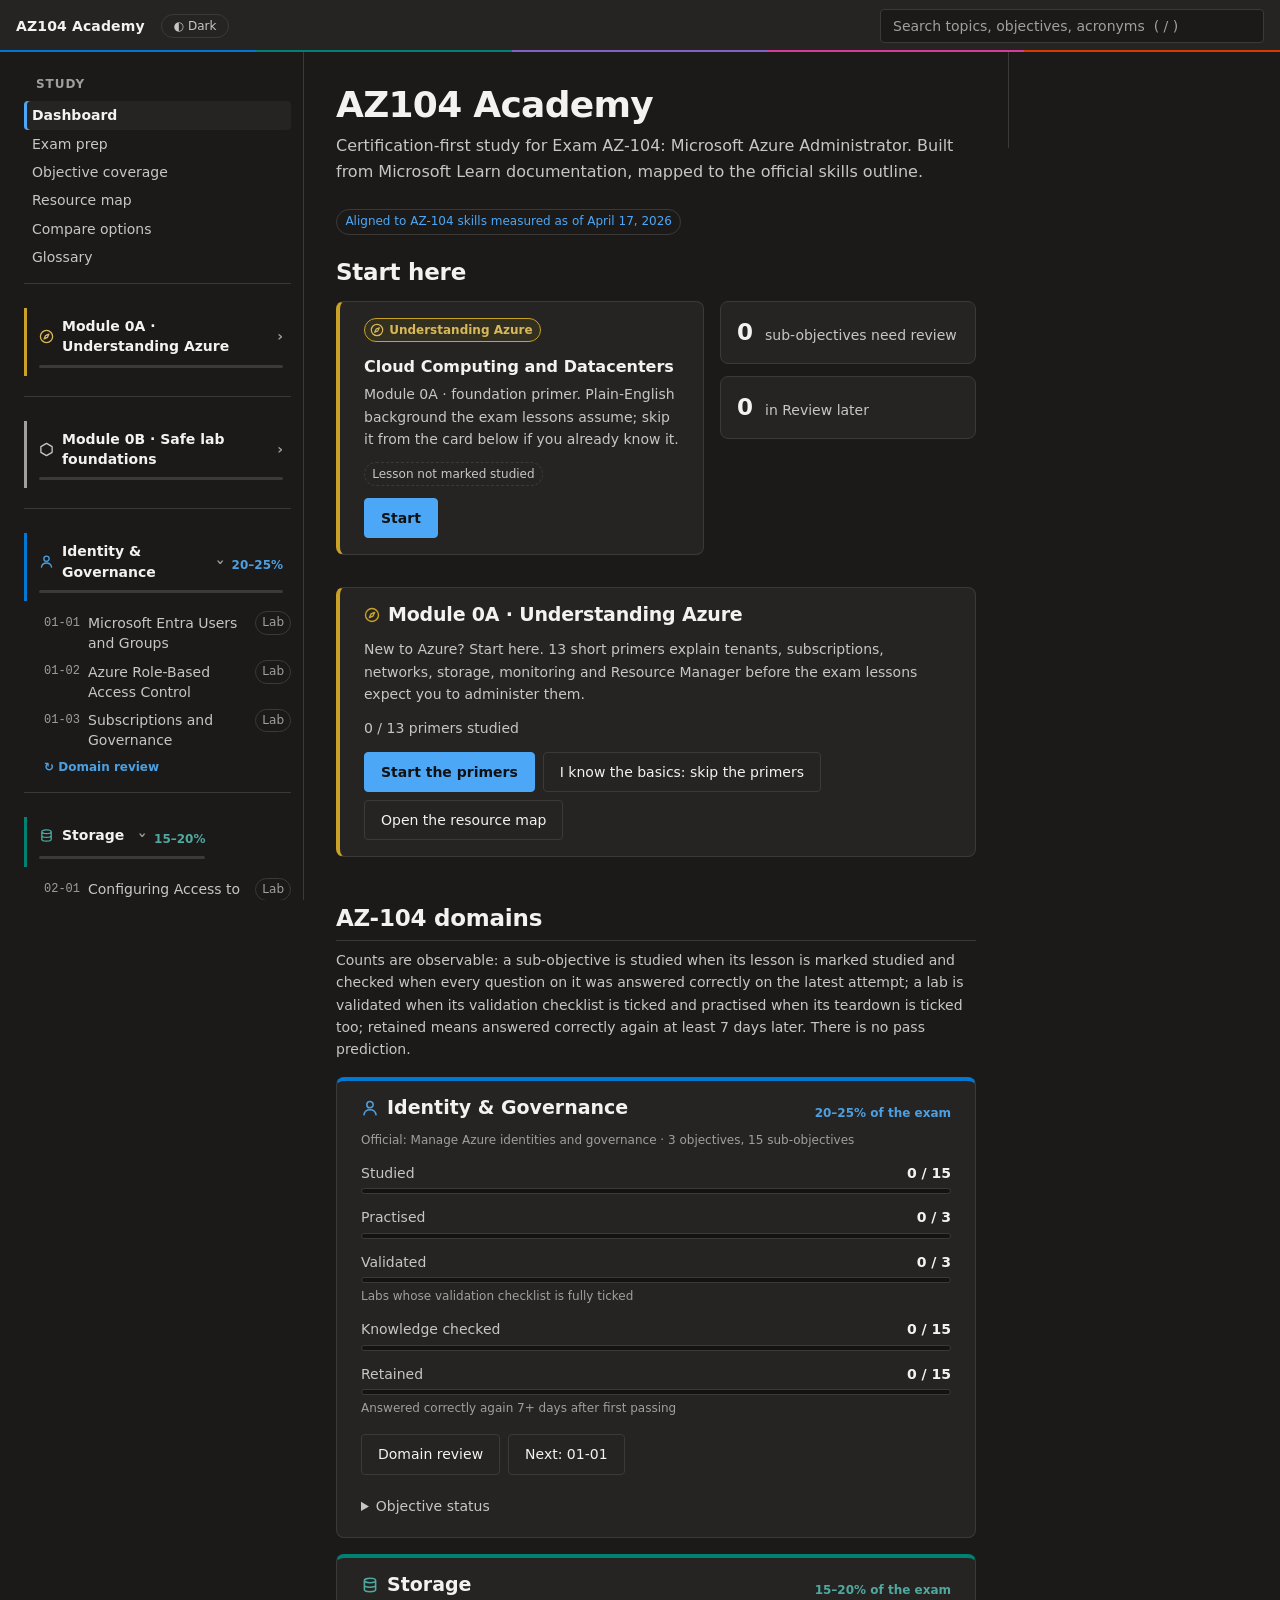
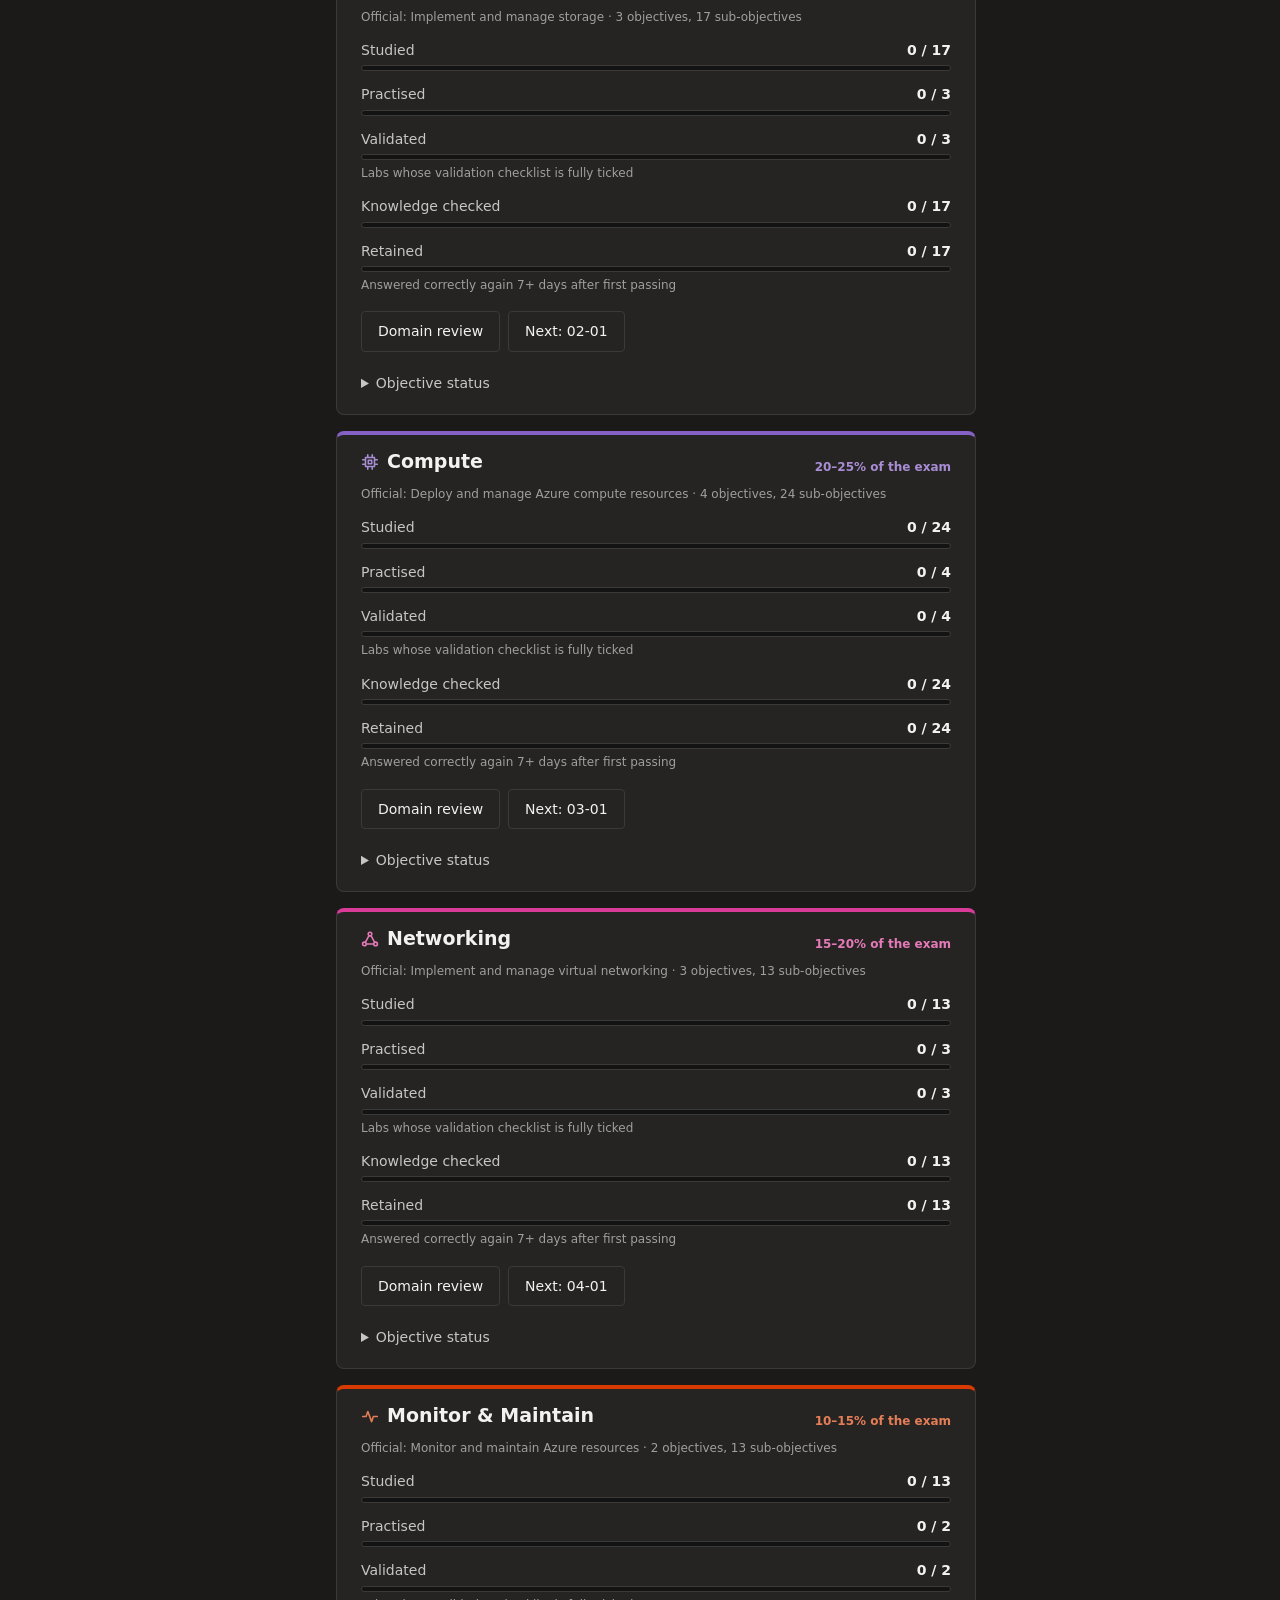
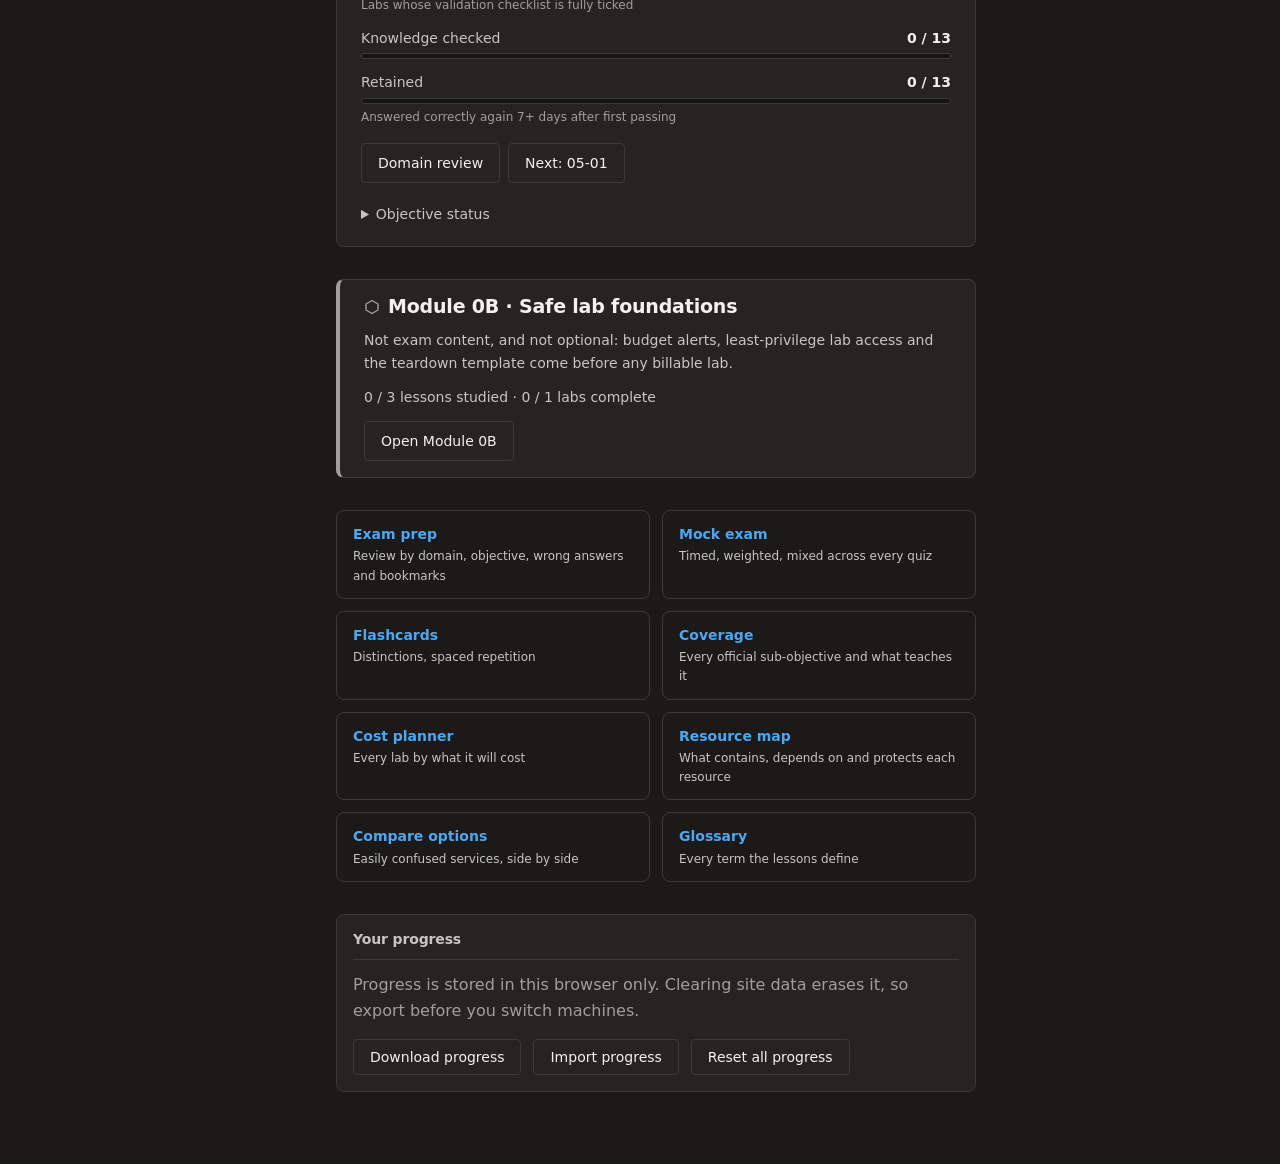
<file: index.html>
<!DOCTYPE html>
<html lang="en">
<head>
<meta charset="utf-8">
<meta name="viewport" content="width=device-width, initial-scale=1">
<title>AZ104 Academy</title>
<meta name="description" content="A dependency-free interactive study guide for Exam AZ-104: Microsoft Azure Administrator.">
<meta property="og:type" content="website">
<meta property="og:title" content="AZ104 Academy">
<meta property="og:description" content="Certification-first interactive study guide for Microsoft Exam AZ-104: lessons, labs with mandatory teardown, and knowledge checks mapped to the official skills outline.">
<meta name="color-scheme" content="light dark">
<meta name="theme-color" content="#1b1a19">
<link rel="icon" href="data:image/svg+xml,%3Csvg xmlns='http://www.w3.org/2000/svg' viewBox='0 0 16 16'%3E%3Crect x='1' y='1' width='2.4' height='14' fill='%230078d4'/%3E%3Crect x='4' y='1' width='2.4' height='14' fill='%23008272'/%3E%3Crect x='7' y='1' width='2.4' height='14' fill='%238661c5'/%3E%3Crect x='10' y='1' width='2.4' height='14' fill='%23bf0077'/%3E%3Crect x='13' y='1' width='2.4' height='14' fill='%23d83b01'/%3E%3C/svg%3E">
<script src="data/exam.js"></script>
<script src="assets/js/theme.js"></script>
<link rel="stylesheet" href="assets/css/tokens.css">
<link rel="stylesheet" href="assets/css/layout.css">
<link rel="stylesheet" href="assets/css/components.css">
<link rel="stylesheet" href="assets/css/practice.css">
<link rel="stylesheet" href="assets/css/learn.css">
</head>
<body>
<a class="skip" href="#content">Skip to content</a>

<header class="topbar">
  <button id="nav-toggle" type="button" aria-expanded="false" aria-controls="sidebar">Menu</button>
  <a class="topbar__title" href="#/">AZ104 Academy</a>
  <button id="theme-toggle" type="button">Dark</button>
  <input id="search" type="search" placeholder="Search topics, objectives, acronyms  ( / )" aria-label="Search lessons, objectives and acronyms">
</header>

<div class="shell">
  <nav id="sidebar" class="sidebar" aria-label="Academy navigation"><!-- built by nav.js --></nav>
  <main id="content" class="content" tabindex="-1">
    <p class="loading">Loading&hellip;</p>
  </main>
  <aside id="meta" class="meta" aria-label="Objective metadata"><!-- built by app.js and outline.js --></aside>
</div>

<script src="assets/js/vendor/marked.min.js"></script>
<!-- mermaid.min.js (3.5 MB) is loaded by app.js only when a page contains a diagram -->
<script src="assets/js/frontmatter.js"></script>
<script src="assets/js/domains.js"></script>
<script src="assets/js/curriculum.js"></script>
<script src="assets/js/nav.js"></script>
<script src="assets/js/tabs.js"></script>
<script src="assets/js/sections.js"></script>
<script src="assets/js/highlight.js"></script>
<script src="assets/js/outline.js"></script>
<script src="assets/js/progress.js"></script>
<script src="assets/js/quiz.js"></script>
<script src="assets/js/search.js"></script>
<script src="assets/js/views.js"></script>
<script src="assets/js/practice.js"></script>
<script src="assets/js/watchlist.js"></script>
<script src="assets/js/explore.js"></script>
<script src="assets/js/lesson.js"></script>
<script src="assets/js/dashboard.js"></script>
<script src="assets/js/review.js"></script>
<script src="assets/js/palette.js"></script>
<script src="assets/js/app.js"></script>
</body>
</html>
</file>
<file: assets/css/tokens.css>
/* tokens.css - Academy engine
   Design tokens. Nothing here paints anything; layout.css and components.css do.

   PALETTE: Microsoft Fluent 2 / Azure portal values, not invented brand hexes.
   Neutrals follow the Azure portal's own dark and light surfaces so the guide
   sits continuously beside the portals it teaches.

   DOMAIN COLOURS ARE PART OF THE LEARNING SYSTEM, not decoration. One colour
   per exam domain, used identically on the dashboard, in navigation, in
   lesson headers, in diagrams and in review results, so the colour itself
   tells you which part of the exam you are in. AZ-104 has five domains:

     00  neutral   Lab safety - a project prerequisite, not an exam domain
     01  #0078D4   Identity & Governance    (icon: person)
     02  #008272   Storage                  (icon: cylinder)
     03  #8661C5   Compute                  (icon: chip)
     04  #BF0077   Networking               (icon: three linked nodes)
     05  #D83B01   Monitor & Maintain       (icon: pulse)

   Labels and icons live in data/exam.js; only the colours live here.

   Networking magenta cannot use its brand hex in dark mode: #BF0077 measures
   2.88:1 on --paper, below the 3:1 floor. Dark uses #DA3A98 (4.17 paper,
   3.72 raised, 3.47 tint) with ink #E57AB8 (>= 5.37:1 on all three). Light
   keeps #BF0077 (>= 5.44:1) with ink #A3006A (>= 6.85:1).

   Blue (01) and purple (03) measure deltaE 4.4 apart under simulated
   protanopia (CAM02-UCS): effectively one colour. The icon and the text label
   are what separate them, which is why a domain mark is never colour alone.

   Each domain has three tokens. Use the right one - contrast was measured:

     --d-NN        the brand hex. Borders, indicators, progress fills, icons.
                   >= 3:1 against every surface in both themes (WCAG 1.4.11).
     --d-NN-ink    text in the domain colour. >= 4.5:1 on paper and on tint.
     --d-NN-tint   a subtle background. Never a saturated fill.

   Colour never carries meaning alone: every domain mark is colour + icon +
   text label (assets/js/domains.js builds all three together).

   RESERVED HUES. A domain colour means that domain and nothing else, so no
   other token may sit in a domain's hue family:
     - "caution" (Medium cost, Preview status, Needs review) is one amber-gold,
       #efd36b dark / #4f3c00 light. It replaced three oranges that sat beside
       Domain 5's #D83B01; in light mode "Needs review" was indistinguishable
       from Domain 4 under protanopia (CIEDE2000 0.2), and the Preview badge
       failed AA at 3.96:1.
     - "Low cost" is neutral grey. It was #0078d4 in light mode, identical to
       Domain 1.
   Values were chosen by measurement: text >= 4.5:1 on paper and raised
   surfaces, chip text >= 4.5:1, and the largest CIEDE2000 distance from
   Domain 5 under simulated protanopia and deuteranopia (Machado 2009) that
   still reads as amber. Dark: 32.7 normal, 14.5 worst-case colour-blind.
   Light: 28.7 normal, 7.1 worst-case colour-blind.
   Deliberately unchanged: the accent (links, buttons, focus) stays Azure blue
   by convention, and syntax-highlight colours apply only inside code blocks.

   --domain-NN is kept as an alias of --d-NN so older rules keep working.

   DARK IS THE DEFAULT. Light is opt-in via [data-theme="light"];
   [data-theme="system"] follows the OS.

   Strong colour is still reserved for cost and destructive commands. Azure blue
   is the interface accent; it never signals risk. */

:root {
  /* --- neutrals: Azure portal dark ---------------------------------------- */
  --ink:        #f3f2f1;   /* Fluent neutral foreground on dark */
  --ink-soft:   #c8c6c4;
  --ink-faint:  #a19f9d;
  --paper:      #1b1a19;   /* Azure portal dark body */
  --paper-raise:#252423;   /* cards, code, rails */
  --paper-sink: #141313;
  --rule:       #3b3a39;

  /* --- accent: Azure / Fluent communication blue -------------------------- */
  --accent:      #4ca8f7;  /* blue tint for dark surfaces (AA on --paper) */
  --accent-deep: #83c6fb;
  --accent-fill: #4ca8f7;
  --brass:      var(--accent);        /* legacy alias - components.css uses it */
  --brass-deep: var(--accent-deep);

  /* --- cost signals: Fluent semantic colours ------------------------------ */
  --cost-none:  #54b054;   /* Fluent success, lightened for dark */
  --cost-low:   #a19f9d;   /* neutral: blue belongs to Domain 1 */
  --cost-high:  #f1707b;   /* Fluent danger, lightened */
  --cost-mid:   #efd36b;   /* caution amber; chip text is dark here, so yellow reads well */
  --cost-max:   #ff8c8c;

  --status-ga:      var(--ink-soft);
  --status-preview: #efd36b;   /* caution amber: orange belongs to Domain 5 */

  /* --- exam domains (see the header) --------------------------------------
     The previous tints put domains 03 and 04 in two near-identical purples
     (#b4a0e8 / #a78bda), which failed at exactly the job a domain colour has. */
  --d-00: #a19f9d;  --d-00-ink: #c8c6c4;  --d-00-tint: #2b2a29;
  --d-01: #0078d4;  --d-01-ink: #4ca0e1;  --d-01-tint: #20303c;
  --d-02: #008272;  --d-02-ink: #4fa99e;  --d-02-tint: #20312e;
  --d-03: #8661c5;  --d-03-ink: #a88dd5;  --d-03-tint: #332d3a;
  --d-04: #da3a98;  --d-04-ink: #e57ab8;  --d-04-tint: #3a2231;
  --d-05: #d83b01;  --d-05-ink: #e57e57;  --d-05-tint: #3e271e;
  --d-0A: #c9a227;  --d-0A-ink: #d9b85c;  --d-0A-tint: #33301f;

  --domain-00: var(--d-00);
  --domain-01: var(--d-01);
  --domain-02: var(--d-02);
  --domain-03: var(--d-03);
  --domain-04: var(--d-04);
  --domain-05: var(--d-05);
  --domain-0A: var(--d-0A);

  /* --- learning states: shape + text carry them, colour only reinforces ---- */
  --state-done:   #54b054;
  --state-review: #efd36b;
  --state-todo:   #8a8886;

  /* --- syntax --------------------------------------------------------------
     Tuned against the Azure portal's own code surfaces. Muted by design, with
     one exception: --syn-danger must remain the loudest thing in any block. */
  --syn-comment:  #979593;   /* was #8a8886: 4.39:1 on --raise, below AA; now 5.19:1 (5.82 on --paper) */
  --syn-string:   #9cdcfe;   /* VS Code dark+ string blue */
  --syn-keyword:  #c5a3e8;
  --syn-fn:       #6ed0d8;
  --syn-variable: #f7a23b;
  --syn-param:    #c8c6c4;
  --syn-number:   #7fd18c;
  --syn-danger:   #ff8c8c;

  /* --- callouts ------------------------------------------------------------ */
  --call-exam:     #4ca8f7;   /* Azure blue: heavily tested */
  --call-warn:     #f1707b;   /* Fluent danger: misconfiguration, cost, irreversible */
  --call-note:     #a19f9d;

  /* --- type ---------------------------------------------------------------- */
  --face-ui:   "Segoe UI Variable Text", "Segoe UI", ui-sans-serif, system-ui,
               Inter, Roboto, -apple-system, "Helvetica Neue", Arial, sans-serif;
  --face-body: var(--face-ui);
  --face-display: "Segoe UI Variable Display", "Segoe UI", ui-sans-serif, system-ui,
               Inter, Roboto, -apple-system, sans-serif;
  --face-serif: Charter, "Bitstream Charter", "Iowan Old Style", Georgia, serif;
  --face-mono: ui-monospace, "Cascadia Mono", "Cascadia Code", "SF Mono",
               SFMono-Regular, Consolas, "Roboto Mono", Menlo, monospace;

  --t-xs:   0.75rem;
  --t-sm:   0.875rem;
  --t-base: 1rem;
  --t-md:   1.1875rem;
  --t-lg:   1.4375rem;
  --t-xl:   1.75rem;
  --t-2xl:  2.25rem;

  --lh-tight: 1.15;
  --lh-body:  1.6;
  --w-heading: 700;
  --measure: 72ch;

  --s-1: 0.25rem;  --s-2: 0.5rem;   --s-3: 0.75rem;  --s-4: 1rem;
  --s-5: 1.5rem;   --s-6: 2rem;     --s-7: 3rem;     --s-8: 4.5rem;

  --w-sidebar: 19rem;
  --w-meta:    17rem;
  --h-topbar:  3.25rem;

  --radius:    4px;    /* Fluent 2 corner radius */
  --radius-lg: 8px;

  --focus: 2px solid var(--accent);

  color-scheme: dark;
}

/* --- light: Azure portal light ------------------------------------------- */
:root[data-theme="light"] {
  --ink:        #201f1e;
  --ink-soft:   #484644;
  --ink-faint:  #605e5c;   /* Fluent neutral secondary, AA on --paper */
  --paper:      #faf9f8;
  --paper-raise:#ffffff;
  --paper-sink: #f3f2f1;
  --rule:       #e1dfdd;

  --accent:      #005a9e;  /* Azure blue, dark shade: #0078d4 measures 4.31:1 on
                              --paper and fails AA for text. The brand hex is
                              kept for fills via --accent-fill. */
  --accent-deep: #004578;
  --accent-fill: #0078d4;

  --cost-none:  #107c10;   /* Fluent success */
  --cost-low:   #605e5c;   /* neutral: #0078d4 was identical to Domain 1 */
  --cost-mid:   #4f3c00;   /* caution bronze; see RESERVED HUES above */
  --cost-high:  #c50f1f;   /* Fluent danger */
  --cost-max:   #8a0b16;

  --status-preview: #4f3c00;   /* was #c26200: 3.96:1, failed AA */

  --d-00: #605e5c;  --d-00-ink: #484644;  --d-00-tint: #f3f2f1;
  --d-01: #0078d4;  --d-01-ink: #0062ae;  --d-01-tint: #edf6fc;
  --d-02: #008272;  --d-02-ink: #006e61;  --d-02-tint: #edf6f5;
  --d-03: #8661c5;  --d-03-ink: #7151a5;  --d-03-tint: #f7f4fb;
  --d-04: #bf0077;  --d-04-ink: #a3006a;  --d-04-tint: #fcf0f7;
  --d-05: #d83b01;  --d-05-ink: #b53201;  --d-05-tint: #fcf1ed;
  --d-0A: #8f6b00;  --d-0A-ink: #735600;  --d-0A-tint: #fbf6e8;

  --state-done:   #107c10;
  --state-review: #4f3c00;
  --state-todo:   #605e5c;

  --syn-comment:  #6e6e6e;
  --syn-string:   #0451a5;
  --syn-keyword:  #5c2e91;
  --syn-fn:       #0f6b73;
  --syn-variable: #a4501b;
  --syn-param:    #484644;
  --syn-number:   #107c10;
  --syn-danger:   #c50f1f;

  --call-exam:     #0078d4;
  --call-warn:     #c50f1f;
  --call-note:     #605e5c;

  color-scheme: light;
}

/* --- follow the OS, if the reader asks for that --------------------------- */
@media (prefers-color-scheme: light) {
  :root[data-theme="system"] {
    --ink: #201f1e; --ink-soft: #484644; --ink-faint: #605e5c;
    --paper: #faf9f8; --paper-raise: #ffffff; --paper-sink: #f3f2f1; --rule: #e1dfdd;
    --accent: #005a9e; --accent-deep: #004578; --accent-fill: #0078d4;
    --cost-none: #107c10; --cost-low: #605e5c; --cost-mid: #4f3c00;
    --cost-high: #c50f1f; --cost-max: #8a0b16;
    --status-preview: #4f3c00;
    --d-00: #605e5c; --d-00-ink: #484644; --d-00-tint: #f3f2f1;
    --d-01: #0078d4; --d-01-ink: #0062ae; --d-01-tint: #edf6fc;
    --d-02: #008272; --d-02-ink: #006e61; --d-02-tint: #edf6f5;
    --d-03: #8661c5; --d-03-ink: #7151a5; --d-03-tint: #f7f4fb;
    --d-04: #bf0077; --d-04-ink: #a3006a; --d-04-tint: #fcf0f7;
    --d-05: #d83b01; --d-05-ink: #b53201; --d-05-tint: #fcf1ed;
    --d-0A: #8f6b00; --d-0A-ink: #735600; --d-0A-tint: #fbf6e8;
    --state-done: #107c10; --state-review: #4f3c00; --state-todo: #605e5c;
    --syn-comment: #6e6e6e; --syn-string: #0451a5; --syn-keyword: #5c2e91;
    --syn-fn: #0f6b73; --syn-variable: #a4501b; --syn-param: #484644;
    --syn-number: #107c10; --syn-danger: #c50f1f;
    --call-exam: #0078d4; --call-warn: #c50f1f; --call-note: #605e5c;
    color-scheme: light;
  }
}

@media (prefers-reduced-motion: reduce) {
  *, *::before, *::after {
    animation-duration: 0.001ms !important;
    transition-duration: 0.001ms !important;
    scroll-behavior: auto !important;
  }
}

/* --- Windows high contrast / forced colours --------------------------------
   Domain colours are discarded by the browser here, which is fine: every domain
   mark also carries an icon and a text label. Make sure borders survive. */
@media (forced-colors: active) {
  :root { --d-00: CanvasText; --d-01: CanvasText; --d-02: CanvasText;
          --d-03: CanvasText; --d-04: CanvasText; --d-05: CanvasText; --d-0A: CanvasText; }
}
</file>
<file: assets/css/layout.css>
/* layout.css - Academy engine
   Page shell only: the three-column frame, the topbar, and how they collapse.
   Anything that looks like a component lives in components.css. */

*, *::before, *::after { box-sizing: border-box; }

html { -webkit-text-size-adjust: 100%; }

body {
  margin: 0;
  background: var(--paper);
  color: var(--ink);
  font-family: var(--face-body);
  font-size: var(--t-base);
  line-height: var(--lh-body);
}

:where(a):focus-visible,
:where(button):focus-visible,
:where(input):focus-visible,
:where(summary):focus-visible {
  outline: var(--focus);
  outline-offset: 2px;
  border-radius: var(--radius);
}

.skip {
  position: absolute;
  left: -9999px;
  top: 0;
  z-index: 100;
  padding: var(--s-2) var(--s-4);
  background: var(--brass);
  color: var(--paper-raise);
  font-family: var(--face-ui);
}
.skip:focus { left: var(--s-4); top: var(--s-2); }

/* --- topbar ------------------------------------------------------------- */

.topbar {
  position: sticky;
  top: 0;
  z-index: 40;
  display: flex;
  align-items: center;
  gap: var(--s-4);
  height: var(--h-topbar);
  padding: 0 var(--s-4);
  background: var(--paper-raise);
  border-bottom: 1px solid var(--rule);
  font-family: var(--face-ui);
}

.topbar__title {
  font-weight: 600;
  font-size: var(--t-sm);
  letter-spacing: 0.01em;
  white-space: nowrap;
}

#nav-toggle {
  display: none;               /* only appears on narrow screens */
  font-family: inherit;
  font-size: var(--t-sm);
  padding: var(--s-1) var(--s-3);
  background: transparent;
  color: var(--ink);
  border: 1px solid var(--rule);
  border-radius: var(--radius);
  cursor: pointer;
}

#search {
  flex: 1 1 auto;
  max-width: 24rem;
  margin-left: auto;
  padding: var(--s-2) var(--s-3);
  font-family: inherit;
  font-size: var(--t-sm);
  color: var(--ink);
  background: var(--paper);
  border: 1px solid var(--rule);
  border-radius: var(--radius);
}
#search::placeholder { color: var(--ink-faint); }

/* --- shell -------------------------------------------------------------- */

.shell {
  display: grid;
  grid-template-columns: var(--w-sidebar) minmax(0, 1fr) var(--w-meta);
  align-items: start;
  gap: 0;
  max-width: 96rem;
  margin: 0 auto;
}

.sidebar,
.meta {
  position: sticky;
  top: var(--h-topbar);
  max-height: calc(100vh - var(--h-topbar));
  overflow-y: auto;
  overscroll-behavior: contain;
  font-family: var(--face-ui);
  font-size: var(--t-sm);
  line-height: 1.45;
}

.sidebar {
  padding: var(--s-5) var(--s-3) var(--s-8) var(--s-5);
  border-right: 1px solid var(--rule);
}

.meta {
  padding: var(--s-5) var(--s-5) var(--s-8) var(--s-4);
  border-left: 1px solid var(--rule);
}

.content {
  min-width: 0;
  padding: var(--s-6) var(--s-6) var(--s-8);
}

.content:focus { outline: none; }

/* The reading column. Tables, code and figures are allowed to exceed it. */
.content > * { max-width: var(--measure); }
.content > .u-wide,
.content > pre,
.content > table,
.content > .table-scroll,
.content > .progress-strip,
.content > .dash { max-width: none; }

.loading {
  color: var(--ink-faint);
  font-family: var(--face-ui);
  font-size: var(--t-sm);
}

/* --- responsive --------------------------------------------------------- */

@media (max-width: 1180px) {
  .shell { grid-template-columns: var(--w-sidebar) minmax(0, 1fr); }
  /* The field card moves inline above the prose rather than disappearing:
     cost and licensing are the last things to drop. */
  .meta {
    grid-column: 2;
    grid-row: 1;
    position: static;
    max-height: none;
    overflow: visible;
    border-left: 0;
    padding: var(--s-5) var(--s-6) 0;
  }
  .content { grid-column: 2; grid-row: 2; padding-top: var(--s-4); }
}

@media (max-width: 860px) {
  .shell { grid-template-columns: minmax(0, 1fr); }
  #nav-toggle { display: inline-block; }
  .topbar__title { font-size: var(--t-xs); }

  .sidebar {
    position: fixed;
    inset: var(--h-topbar) auto 0 0;
    z-index: 30;
    width: min(var(--w-sidebar), 86vw);
    background: var(--paper-raise);
    border-right: 1px solid var(--rule);
    max-height: none;
    height: calc(100vh - var(--h-topbar));
    transform: translateX(-102%);
    transition: transform 160ms ease-out;
  }
  .sidebar[data-open="true"] { transform: translateX(0); }

  .meta, .content { grid-column: 1; padding-left: var(--s-4); padding-right: var(--s-4); }
  .meta { grid-row: 1; }
  .content { grid-row: 2; }
}

/* --- print ---------------------------------------------------------------
   Offline revision is a real use for this guide, and a lab printout goes to a
   desk next to a terminal. So: no chrome, no interactive affordances, code that
   does not clip, and checkboxes that can be ticked with a pen. */

@media print {
  .topbar, .sidebar, .skip, .pal, #search-results,
  .progress-strip, .outline, .copy-btn, .field__links,
  .quiz__form input, .quiz .btn { display: none !important; }

  .shell { display: block; max-width: none; }
  .meta { position: static; border: 0; max-height: none; padding: 0 0 1rem; }
  .content { padding: 0; }

  body { background: #fff; color: #000; font-size: 11pt; }
  .content > * { max-width: none; }

  /* Everything folded by the review pass prints open. */
  details, details.depth { display: block !important; }
  details > div, details > summary { display: block !important; }
  details.depth { border: 0; background: none; }

  /* Keep a section and its heading together, and never split a code block. */
  h1, h2, h3 { break-after: avoid; page-break-after: avoid; }
  pre, table, .shape[data-shape="teardown"] { break-inside: avoid; page-break-inside: avoid; }
  pre { white-space: pre-wrap; word-wrap: break-word; border: 1px solid #ccc; background: #f7f7f7; }

  /* A printed teardown checklist is a form. */
  .task-list-item input[type="checkbox"] {
    display: inline-block !important;
    appearance: none;
    width: 0.85em; height: 0.85em;
    border: 1px solid #000;
    margin-right: 0.5em;
  }

  .field { border: 1px solid #999; }
  .shape > h2::before { color: #555; }
  .t-danger { background: none; text-decoration: underline; }

  a { color: #000; text-decoration: underline; }
  a[href^="http"]::after { content: " (" attr(href) ")"; font-size: 0.75em; color: #555; word-break: break-all; }
  a[href^="#"]::after { content: none; }

  @page { margin: 18mm 16mm; }
}

/* The hidden attribute must win.
   A component that sets `display` in an author stylesheet silently overrides the
   browser's own [hidden] { display: none } rule, because author styles beat the
   user-agent stylesheet. That made the command palette paint from page load and
   made Escape look broken - it fired, set hidden, and nothing moved. */
[hidden] { display: none !important; }
</file>
<file: assets/css/components.css>
/* components.css - Academy engine
   Everything that is a thing rather than a frame. */

/* ======================================================================
   Prose
   ====================================================================== */

.content h1,
.content h2,
.content h3,
.content h4 {
  font-family: var(--face-body);
  line-height: var(--lh-tight);
  font-weight: 600;
  text-wrap: balance;
}

.content h1 { font-size: var(--t-2xl); margin: 0 0 var(--s-4); letter-spacing: -0.015em; }
.content h2 {
  font-size: var(--t-xl);
  margin: var(--s-7) 0 var(--s-3);
  padding-bottom: var(--s-2);
  border-bottom: 1px solid var(--rule);
}
.content h3 { font-size: var(--t-md); margin: var(--s-6) 0 var(--s-2); }
.content h4 { font-size: var(--t-base); margin: var(--s-5) 0 var(--s-2); color: var(--ink-soft); }

.content p { margin: 0 0 var(--s-4); }
.content ul, .content ol { margin: 0 0 var(--s-4); padding-left: var(--s-5); }
.content li { margin-bottom: var(--s-2); }
.content li > ul, .content li > ol { margin-top: var(--s-2); }

.content a { color: var(--brass); text-decoration-thickness: 1px; text-underline-offset: 2px; }
.content a:hover { color: var(--brass-deep); }

.content hr { border: 0; border-top: 1px solid var(--rule); margin: var(--s-6) 0; }

.content strong { font-weight: 700; }

/* Blockquote carries the guide's warnings, so it gets a brass spine rather than
   decoration. */
.content blockquote {
  margin: var(--s-5) 0;
  padding: var(--s-3) var(--s-4);
  border-left: 3px solid var(--brass);
  background: var(--paper-raise);
  color: var(--ink-soft);
}
.content blockquote p:last-child { margin-bottom: 0; }

/* ======================================================================
   Code
   ====================================================================== */

.content code {
  font-family: var(--face-mono);
  font-size: 0.86em;
  background: var(--paper-raise);
  border: 1px solid var(--rule);
  border-radius: var(--radius);
  padding: 0.1em 0.35em;
}

.content pre {
  position: relative;
  margin: 0 0 var(--s-5);
  padding: var(--s-4);
  overflow-x: auto;
  background: var(--paper-raise);
  border: 1px solid var(--rule);
  border-radius: var(--radius-lg);
  line-height: 1.5;
}
.content pre code {
  background: none;
  border: 0;
  padding: 0;
  font-size: var(--t-sm);
}

/* One-click copy, required by the brief. Appears on hover and on focus so it is
   reachable by keyboard. */
.copy-btn {
  position: absolute;
  top: var(--s-2);
  right: var(--s-2);
  padding: var(--s-1) var(--s-2);
  font-family: var(--face-ui);
  font-size: var(--t-xs);
  color: var(--ink-soft);
  background: var(--paper);
  border: 1px solid var(--rule);
  border-radius: var(--radius);
  cursor: pointer;
  opacity: 0;
  transition: opacity 120ms ease-out;
}
pre:hover .copy-btn,
.copy-btn:focus-visible { opacity: 1; }
.copy-btn[data-state="copied"] { opacity: 1; color: var(--cost-none); border-color: var(--cost-none); }

/* ======================================================================
   Tables
   ====================================================================== */

.table-scroll { overflow-x: auto; margin: 0 0 var(--s-5); }

.content table {
  width: 100%;
  border-collapse: collapse;
  font-family: var(--face-ui);
  font-size: var(--t-sm);
  line-height: 1.45;
}
.content th,
.content td {
  text-align: left;
  vertical-align: top;
  padding: var(--s-2) var(--s-3);
  border-bottom: 1px solid var(--rule);
}
.content th { font-weight: 600; color: var(--ink-soft); border-bottom-width: 2px; }
.content tbody tr:last-child td { border-bottom: 0; }

/* ======================================================================
   Sidebar navigation
   ====================================================================== */

.nav-group { margin-bottom: var(--s-5); }

.nav-group__head {
  display: flex;
  align-items: baseline;
  justify-content: space-between;
  gap: var(--s-2);
  margin-bottom: var(--s-2);
  padding-left: var(--s-3);
  border-left: 3px solid var(--domain-tint, var(--rule));
}
.nav-group__name { font-weight: 600; font-size: var(--t-sm); }
.nav-group__weight { font-size: var(--t-xs); color: var(--ink-faint); white-space: nowrap; }

.nav-list { list-style: none; margin: 0; padding: 0 0 0 var(--s-3); }

.nav-link {
  display: flex;
  gap: var(--s-2);
  padding: var(--s-1) var(--s-2);
  border-radius: var(--radius);
  color: var(--ink-soft);
  text-decoration: none;
}
.nav-link:hover { background: var(--paper-raise); color: var(--ink); }
.nav-link[aria-current="page"] {
  background: var(--paper-raise);
  color: var(--ink);
  box-shadow: inset 2px 0 0 var(--brass);
}
.nav-link__id { font-family: var(--face-mono); font-size: var(--t-xs); color: var(--ink-faint); padding-top: 0.15em; }
.nav-link__title { flex: 1; }
.nav-link[data-done="true"] .nav-link__title { color: var(--ink-faint); text-decoration: line-through; text-decoration-color: var(--rule); }

.nav-sub { display: block; font-size: var(--t-xs); color: var(--ink-faint); }

/* ======================================================================
   Field card - the meta rail
   Built entirely from module front matter. It answers "what will this cost me
   and what do I need open" before the reader starts.
   ====================================================================== */

.field {
  background: var(--paper-raise);
  border: 1px solid var(--rule);
  border-radius: var(--radius-lg);
  padding: var(--s-4);
}

.field__title {
  margin: 0 0 var(--s-3);
  font-family: var(--face-ui);
  font-size: var(--t-xs);
  font-weight: 600;
  color: var(--ink-faint);
}

.field__row {
  display: grid;
  grid-template-columns: 6.5rem minmax(0, 1fr);
  gap: var(--s-2);
  padding: var(--s-2) 0;
  border-top: 1px solid var(--rule);
}
.field__row:first-of-type { border-top: 0; }
.field__key { color: var(--ink-faint); font-size: var(--t-xs); padding-top: 0.15em; }
.field__val { min-width: 0; overflow-wrap: anywhere; }
.field__val code { font-family: var(--face-mono); font-size: var(--t-xs); }

/* Cost chip. The only saturated colour on a module page, and it always means
   money. */
.cost {
  display: inline-block;
  padding: 0.1em 0.5em;
  border-radius: var(--radius);
  font-weight: 600;
  font-size: var(--t-xs);
  color: var(--paper-raise);
  background: var(--cost-low);
}
.cost[data-level="none"] { background: var(--cost-none); }
.cost[data-level="low"]  { background: var(--cost-low); }
.cost[data-level="mid"]  { background: var(--cost-mid); }
.cost[data-level="high"] { background: var(--cost-high); }
.cost[data-level="max"]  { background: var(--cost-max); }

.status {
  display: inline-block;
  padding: 0.05em 0.45em;
  border: 1px solid currentColor;
  border-radius: var(--radius);
  font-size: var(--t-xs);
  font-weight: 600;
  color: var(--status-ga);
}
.status[data-status="Preview"] { color: var(--status-preview); }

.field__note {
  margin: var(--s-3) 0 0;
  padding-top: var(--s-3);
  border-top: 1px solid var(--rule);
  font-size: var(--t-xs);
  color: var(--ink-faint);
}

.field__links { display: flex; flex-wrap: wrap; gap: var(--s-2); margin-top: var(--s-3); }
.field__links a {
  font-size: var(--t-xs);
  color: var(--brass);
  text-decoration: none;
  border-bottom: 1px solid currentColor;
}

/* ======================================================================
   Progress
   ====================================================================== */

.progress-strip {
  position: sticky;
  top: var(--h-topbar);
  z-index: 20;
  display: flex;
  align-items: center;
  gap: var(--s-3);
  margin: 0 0 var(--s-5);
  padding: var(--s-2) 0;
  background: var(--paper);
  border-bottom: 1px solid var(--rule);
  font-family: var(--face-ui);
  font-size: var(--t-xs);
  color: var(--ink-soft);
}

.bar {
  flex: 1;
  height: 6px;
  background: var(--rule);
  border-radius: 99px;
  overflow: hidden;
}
.bar__fill {
  display: block;
  height: 100%;
  width: 0%;
  background: var(--brass);
  border-radius: 99px;
  transition: width 200ms ease-out;
}

/* Dashboard: each row's WIDTH is the domain's exam weight, its FILL is your
   completion. Two facts, one shape - study time should follow exam weight. */
.dash { display: grid; gap: var(--s-4); margin: var(--s-6) 0; }

.dash__row { display: grid; grid-template-columns: minmax(0, 1fr); gap: var(--s-2); }
.dash__label {
  display: flex;
  justify-content: space-between;
  gap: var(--s-3);
  font-family: var(--face-ui);
  font-size: var(--t-sm);
}
.dash__weight { color: var(--ink-faint); font-size: var(--t-xs); white-space: nowrap; }

.dash__track {
  height: 1.4rem;
  background: var(--paper-raise);
  border: 1px solid var(--rule);
  border-radius: var(--radius);
  overflow: hidden;
}
.dash__weightbar { height: 100%; background: var(--rule); }
.dash__fill { height: 100%; background: var(--domain-tint, var(--brass)); }

/* ======================================================================
   Checkboxes, callouts, quiz
   ====================================================================== */

.content input[type="checkbox"] {
  accent-color: var(--brass);
  margin-right: var(--s-2);
  transform: translateY(1px);
}
.content .task-list-item { list-style: none; margin-left: calc(var(--s-5) * -1); }

details.depth {
  margin: 0 0 var(--s-4);
  border: 1px solid var(--rule);
  border-radius: var(--radius-lg);
  background: var(--paper-raise);
}
details.depth > summary {
  padding: var(--s-3) var(--s-4);
  cursor: pointer;
  font-family: var(--face-ui);
  font-size: var(--t-sm);
  font-weight: 600;
  color: var(--ink-soft);
}
details.depth[open] > summary { border-bottom: 1px solid var(--rule); }
details.depth > div { padding: var(--s-4) var(--s-4) var(--s-1); }

.btn {
  font-family: var(--face-ui);
  font-size: var(--t-sm);
  padding: var(--s-2) var(--s-4);
  color: var(--ink);
  background: var(--paper-raise);
  border: 1px solid var(--rule);
  border-radius: var(--radius);
  cursor: pointer;
}
.btn:hover { border-color: var(--brass); color: var(--brass); }
.btn[data-variant="danger"]:hover { border-color: var(--cost-high); color: var(--cost-high); }
.btn[data-confirm="armed"] { border-color: var(--cost-high); color: var(--cost-high); }

.empty {
  padding: var(--s-5);
  border: 1px dashed var(--rule);
  border-radius: var(--radius-lg);
  color: var(--ink-soft);
  font-family: var(--face-ui);
  font-size: var(--t-sm);
}
.empty strong { color: var(--ink); }

/* ======================================================================
   Drilldown: dashboard domain rows open into their modules
   ====================================================================== */

.dash__row { border: 1px solid transparent; border-radius: var(--radius-lg); }
.dash__row[open] { border-color: var(--rule); background: var(--paper-raise); padding-bottom: var(--s-2); }

.dash__summary {
  display: grid;
  gap: var(--s-2);
  padding: var(--s-3);
  cursor: pointer;
  list-style: none;
}
.dash__summary::-webkit-details-marker { display: none; }

/* A disclosure caret that rotates, drawn in the domain's own tint so the four
   domains stay distinguishable when several are open at once. */
.dash__label { position: relative; padding-left: var(--s-5); }
.dash__label::before {
  content: "";
  position: absolute;
  left: 0;
  top: 0.45em;
  width: 0;
  height: 0;
  border-left: 5px solid var(--domain-tint, var(--ink-faint));
  border-top: 4px solid transparent;
  border-bottom: 4px solid transparent;
  transition: transform 140ms ease-out;
}
.dash__row[open] .dash__label::before { transform: rotate(90deg) translateX(1px); }

.drill { padding: 0 var(--s-3) var(--s-2) var(--s-5); display: grid; gap: 1px; }

.drill__row {
  display: grid;
  grid-template-columns: 3.5rem minmax(0, 1fr) auto;
  align-items: center;
  gap: var(--s-3);
  padding: var(--s-2) var(--s-2) var(--s-2) var(--s-3);
  border-left: 2px solid var(--rule);
  font-family: var(--face-ui);
  font-size: var(--t-sm);
}
.drill__row:hover { border-left-color: var(--domain-tint, var(--brass)); background: var(--paper); }

.drill__id { font-family: var(--face-mono); font-size: var(--t-xs); color: var(--ink-faint); text-decoration: none; }
.drill__title { color: var(--ink); text-decoration: none; overflow-wrap: anywhere; }
.drill__title:hover { color: var(--brass); }

/* ----------------------------------------------------------------- chips */

.chips { display: flex; flex-wrap: wrap; gap: var(--s-1); }

.chip {
  display: inline-flex;
  align-items: center;
  gap: 0.3em;
  padding: 0.1em 0.5em;
  font-family: var(--face-ui);
  font-size: var(--t-xs);
  line-height: 1.6;
  white-space: nowrap;
  text-decoration: none;
  color: var(--ink-faint);
  background: var(--paper);
  border: 1px solid var(--rule);
  border-radius: 99px;
}
.chip::before {
  content: "";
  width: 6px;
  height: 6px;
  border-radius: 50%;
  background: var(--rule);
}
.chip[data-on="true"] { color: var(--cost-none); border-color: currentColor; }
.chip[data-on="true"]::before { background: currentColor; }
.chip:hover { border-color: var(--brass); color: var(--brass); }

/* ======================================================================
   Objective coverage
   The exam is a fixed list of 87 enumerable items, so a matrix is an honest
   shape for it: one glance answers which of them you have touched.
   ====================================================================== */

.cov { margin: var(--s-7) 0 var(--s-6); }
.cov__head h2 { margin-bottom: var(--s-2); }
.cov__total { color: var(--ink-soft); font-size: var(--t-sm); max-width: var(--measure); }

.cov__legend {
  display: flex;
  flex-wrap: wrap;
  gap: var(--s-4);
  margin: var(--s-3) 0 var(--s-4);
  font-family: var(--face-ui);
  font-size: var(--t-xs);
  color: var(--ink-faint);
}
.cov__legenditem { display: inline-flex; align-items: center; gap: var(--s-2); }

.cov__cell {
  display: inline-block;
  width: 10px;
  height: 16px;
  border-radius: 1px;
  background: var(--rule);
  text-decoration: none;
}
.cov__cell[data-level="read"]      { background: color-mix(in srgb, var(--brass) 45%, var(--rule)); }
.cov__cell[data-level="practised"] { background: var(--brass); }
.cov__cell[data-level="tested"]    { background: var(--cost-none); }
.cov__cell:hover { outline: 1px solid var(--ink); outline-offset: 1px; }

.cov__grid { display: grid; gap: var(--s-2); }

.cov__domain { border: 1px solid var(--rule); border-radius: var(--radius-lg); background: var(--paper-raise); }
.cov__dsummary {
  display: flex;
  flex-wrap: wrap;
  align-items: baseline;
  justify-content: space-between;
  gap: var(--s-3);
  padding: var(--s-3) var(--s-4);
  cursor: pointer;
  font-family: var(--face-ui);
  border-left: 3px solid var(--domain-tint, var(--rule));
  border-radius: var(--radius-lg) 0 0 var(--radius-lg);
}
.cov__domain[open] .cov__dsummary { border-bottom: 1px solid var(--rule); border-radius: var(--radius-lg) 0 0 0; }
.cov__dname { font-weight: 600; font-size: var(--t-sm); }
.cov__dmeta { font-size: var(--t-xs); color: var(--ink-faint); }

.cov__dbody { padding: var(--s-2); display: grid; gap: 1px; }

.cov__module { border-radius: var(--radius); }
.cov__summary {
  display: grid;
  grid-template-columns: 3.5rem minmax(0, 1fr) auto 2rem;
  align-items: center;
  gap: var(--s-3);
  padding: var(--s-2) var(--s-3);
  cursor: pointer;
  font-family: var(--face-ui);
  font-size: var(--t-sm);
  list-style: none;
}
.cov__summary::-webkit-details-marker { display: none; }
.cov__module:hover > .cov__summary { background: var(--paper); }
.cov__id { font-family: var(--face-mono); font-size: var(--t-xs); color: var(--ink-faint); }
.cov__obj { overflow-wrap: anywhere; }
.cov__cells { display: flex; gap: 2px; }
.cov__count { font-size: var(--t-xs); color: var(--ink-faint); text-align: right; }

.cov__body { padding: var(--s-2) var(--s-3) var(--s-4) calc(3.5rem + var(--s-3) * 2); }
.cov__list { list-style: none; margin: var(--s-3) 0 0; padding: 0; font-size: var(--t-sm); }
.cov__list li {
  display: grid;
  grid-template-columns: 1rem minmax(0, 1fr);
  gap: var(--s-2);
  align-items: start;
  padding: var(--s-1) 0;
  color: var(--ink-soft);
  font-family: var(--face-ui);
}
.cov__dot {
  width: 7px; height: 7px;
  margin-top: 0.55em;
  border-radius: 50%;
  background: var(--rule);
}
.cov__list li[data-level="read"] .cov__dot      { background: color-mix(in srgb, var(--brass) 45%, var(--rule)); }
.cov__list li[data-level="practised"] .cov__dot { background: var(--brass); }
.cov__list li[data-level="tested"] .cov__dot    { background: var(--cost-none); }
.cov__list li[data-level="tested"],
.cov__list li[data-level="practised"] { color: var(--ink); }

@media (max-width: 720px) {
  .cov__summary { grid-template-columns: 3.5rem minmax(0, 1fr); }
  .cov__cells, .cov__count { grid-column: 1 / -1; }
  .cov__body { padding-left: var(--s-3); }
  .drill__row { grid-template-columns: 3.5rem minmax(0, 1fr); }
  .drill__row .chips { grid-column: 1 / -1; }
}

/* ======================================================================
   In-page outline (meta rail) and heading anchors
   ====================================================================== */

.outline { margin-top: var(--s-5); }
.outline__list { list-style: none; margin: 0; padding: 0; border-left: 1px solid var(--rule); }
.outline__list li[data-depth="3"] { padding-left: var(--s-3); }

.outline__link {
  display: block;
  padding: var(--s-1) var(--s-3);
  margin-left: -1px;
  border-left: 2px solid transparent;
  color: var(--ink-faint);
  text-decoration: none;
  font-size: var(--t-xs);
  line-height: 1.45;
}
.outline__link:hover { color: var(--ink); }
.outline__link[aria-current="true"] { color: var(--brass); border-left-color: var(--brass); }

.anchor {
  margin-left: 0.4em;
  color: var(--ink-faint);
  text-decoration: none;
  font-size: 0.7em;
  opacity: 0;
  transition: opacity 120ms ease-out;
}
h2:hover .anchor, h3:hover .anchor, .anchor:focus-visible { opacity: 1; }
.anchor:hover { color: var(--brass); }

/* ======================================================================
   Cost meter - a five-step scale, so the chip reads as a position rather
   than a label
   ====================================================================== */

.meter { display: flex; gap: 2px; margin-top: var(--s-2); }
.meter__step {
  flex: 1;
  height: 4px;
  border-radius: 1px;
  background: var(--rule);
}
.meter[data-level="none"] .meter__step:nth-child(-n+1) { background: var(--cost-none); }
.meter[data-level="low"]  .meter__step:nth-child(-n+2) { background: var(--cost-low); }
.meter[data-level="mid"]  .meter__step:nth-child(-n+3) { background: var(--cost-mid); }
.meter[data-level="high"] .meter__step:nth-child(-n+4) { background: var(--cost-high); }
.meter[data-level="max"]  .meter__step                 { background: var(--cost-max); }

/* Code fences carry a language label when marked is given one. */
.content pre > code[class*="language-"]::before {
  content: attr(data-lang);
  position: absolute;
  top: var(--s-2);
  left: var(--s-4);
  font-family: var(--face-ui);
  font-size: var(--t-xs);
  color: var(--ink-faint);
  letter-spacing: 0.03em;
}
.content pre:has(code[class*="language-"]) { padding-top: var(--s-6); }

/* ======================================================================
   Syntax highlighting
   Muted throughout, with one exception: destructive and billing tokens.
   ====================================================================== */

.t-comment  { color: var(--syn-comment); font-style: italic; }
.t-string   { color: var(--syn-string); }
.t-key      { color: var(--syn-string); font-weight: 600; }
.t-keyword  { color: var(--syn-keyword); font-weight: 600; }
.t-fn       { color: var(--syn-fn); }
.t-table    { color: var(--syn-fn); font-weight: 600; }
.t-tag      { color: var(--syn-keyword); }
.t-attr     { color: var(--syn-variable); }
.t-variable { color: var(--syn-variable); }
.t-param    { color: var(--syn-param); }
.t-number   { color: var(--syn-number); }

/* The whole point of writing the tokenizer rather than importing one. */
.t-danger {
  color: var(--syn-danger);
  font-weight: 700;
  background: color-mix(in srgb, var(--syn-danger) 10%, transparent);
  border-radius: 2px;
  padding: 0 1px;
}

/* ======================================================================
   Section silhouettes
   Each recurring shape reads differently, so a 300-line module is navigable
   by recognition rather than by reading every heading.
   ====================================================================== */

.shape { margin: 0 0 var(--s-5); }
.shape > h2 { position: relative; }

/* A small standing label above the heading, in the shape's own accent. */
.shape > h2::before {
  content: attr(data-label);
  display: block;
  margin-bottom: var(--s-1);
  font-family: var(--face-ui);
  font-size: var(--t-xs);
  font-weight: 600;
  letter-spacing: 0.06em;
  text-transform: uppercase;
  color: var(--shape-tint, var(--ink-faint));
}

.shape[data-shape="concept"]    { --shape-tint: var(--d-ink, var(--ink-soft)); }
.shape[data-shape="mechanism"]  { --shape-tint: var(--d-ink, var(--ink-soft)); }
.shape[data-shape="config"]     { --shape-tint: var(--ink-faint); }
.shape[data-shape="failure"]    { --shape-tint: var(--cost-high); }
.shape[data-shape="exam"]       { --shape-tint: var(--brass); }
.shape[data-shape="selfcheck"]  { --shape-tint: var(--d-ink, var(--ink-soft)); }
.shape[data-shape="teardown"]   { --shape-tint: var(--cost-high); }
.shape[data-shape="validation"] { --shape-tint: var(--cost-none); }
.shape[data-shape="prereq"]     { --shape-tint: var(--ink-faint); }
.shape[data-shape="sources"]    { --shape-tint: var(--ink-faint); }

.shape > h2[data-shape="concept"]::before    { content: "First principles"; }
.shape > h2[data-shape="mechanism"]::before  { content: "Mechanism"; }
.shape > h2[data-shape="config"]::before     { content: "Reference"; }
.shape > h2[data-shape="failure"]::before    { content: "What goes wrong"; }
.shape > h2[data-shape="exam"]::before       { content: "On the exam"; }
.shape > h2[data-shape="selfcheck"]::before  { content: "Test yourself"; }
.shape > h2[data-shape="teardown"]::before   { content: "Mandatory"; }
.shape > h2[data-shape="validation"]::before { content: "Prove it works"; }
.shape > h2[data-shape="prereq"]::before     { content: "Before you start"; }
.shape > h2[data-shape="objectives"]::before { content: "Verbatim from the exam outline"; }
.shape > h2[data-shape="handoff"]::before,
.shape > h2[data-shape="sources"]::before    { content: none; }

/* The two shapes that warrant a surface of their own. */
.shape[data-shape="exam"],
.shape[data-shape="teardown"] {
  padding: var(--s-4) var(--s-5);
  border-left: 3px solid var(--shape-tint);
  background: var(--paper-raise);
  border-radius: 0 var(--radius-lg) var(--radius-lg) 0;
}
.shape[data-shape="exam"] > h2,
.shape[data-shape="teardown"] > h2 { border-bottom: 0; margin-top: 0; }

.shape[data-shape="sources"] { font-size: var(--t-sm); color: var(--ink-soft); }
.shape[data-shape="sources"] ul { padding-left: var(--s-4); }

/* Failure modes read as a scan list rather than paragraphs. */
.shape[data-shape="failure"] p strong:first-child { color: var(--cost-high); }

/* Teardown buckets get a numbered spine. */
h3.bucket { position: relative; padding-left: var(--s-6); }
h3.bucket::before {
  content: attr(data-bucket);
  position: absolute;
  left: 0;
  top: 0.1em;
  width: 1.5rem;
  height: 1.5rem;
  display: grid;
  place-items: center;
  border-radius: 50%;
  background: var(--cost-high);
  color: var(--paper-raise);
  font-family: var(--face-ui);
  font-size: var(--t-xs);
  font-weight: 700;
}

/* --- table shapes ------------------------------------------------------ */

.content table[data-table="exam"] th:first-child { width: 42%; }
.content table[data-table="exam"] td:first-child {
  font-family: var(--face-body);
  font-style: italic;
  color: var(--ink-soft);
}
.content table[data-table="exam"] td:last-child { font-weight: 600; }

.content table[data-table="config"] th { font-size: var(--t-xs); text-transform: uppercase; letter-spacing: 0.04em; }
.content table[data-table="config"] td:nth-child(2) { color: var(--ink-faint); font-family: var(--face-mono); font-size: var(--t-xs); }

.content table[data-table="compare"] td:first-child,
.content table[data-table="compare"] th:first-child { font-weight: 600; color: var(--ink-soft); }

.content td[data-cost="max"]  { color: var(--cost-max);  font-weight: 700; }
.content td[data-cost="high"] { color: var(--cost-high); font-weight: 700; }
.content td[data-cost="none"] { color: var(--cost-none); font-weight: 600; }

/* ======================================================================
   Command palette
   ====================================================================== */

.pal {
  position: fixed;
  inset: 0;
  z-index: 90;
  display: grid;
  place-items: start center;
  padding-top: 12vh;
  background: color-mix(in srgb, var(--ink) 40%, transparent);
  backdrop-filter: blur(2px);
}
.pal__box {
  width: min(42rem, 92vw);
  max-height: 70vh;
  display: flex;
  flex-direction: column;
  background: var(--paper-raise);
  border: 1px solid var(--rule);
  border-radius: var(--radius-lg);
  box-shadow: 0 16px 48px color-mix(in srgb, var(--ink) 28%, transparent);
  overflow: hidden;
}
.pal__input {
  padding: var(--s-4);
  border: 0;
  border-bottom: 1px solid var(--rule);
  background: transparent;
  color: var(--ink);
  font-family: var(--face-ui);
  font-size: var(--t-md);
}
.pal__input:focus { outline: none; }

.pal__list { list-style: none; margin: 0; padding: var(--s-2); overflow-y: auto; }
.pal__item {
  display: grid;
  grid-template-columns: 7rem minmax(0, 1fr);
  gap: var(--s-3);
  align-items: baseline;
  padding: var(--s-2) var(--s-3);
  border-radius: var(--radius);
  cursor: pointer;
}
.pal__item[data-active="true"] { background: var(--paper); box-shadow: inset 2px 0 0 var(--brass); }
.pal__kind {
  font-family: var(--face-ui);
  font-size: var(--t-xs);
  text-transform: uppercase;
  letter-spacing: 0.05em;
  color: var(--ink-faint);
}
.pal__body { display: grid; min-width: 0; }
.pal__label { font-family: var(--face-ui); font-size: var(--t-sm); color: var(--ink); overflow-wrap: anywhere; }
.pal__sub { font-size: var(--t-xs); color: var(--ink-faint); }
.pal__empty { padding: var(--s-4); color: var(--ink-faint); font-family: var(--face-ui); font-size: var(--t-sm); }

.pal__hint {
  display: flex;
  gap: var(--s-4);
  padding: var(--s-2) var(--s-4);
  border-top: 1px solid var(--rule);
  font-family: var(--face-ui);
  font-size: var(--t-xs);
  color: var(--ink-faint);
}

/* ======================================================================
   Search result context
   ====================================================================== */

.search-ctx {
  display: block;
  margin-top: var(--s-1);
  font-family: var(--face-body);
  font-size: var(--t-xs);
  line-height: 1.5;
  color: var(--ink-soft);
}
.search-ctx mark {
  background: color-mix(in srgb, var(--brass) 28%, transparent);
  color: inherit;
  border-radius: 2px;
  padding: 0 1px;
}

/* ======================================================================
   Cost planner and readiness views
   ====================================================================== */

.plan, .ready { display: grid; gap: var(--s-5); margin: var(--s-5) 0; }

.plan__group { border: 1px solid var(--rule); border-radius: var(--radius-lg); overflow: hidden; }
.plan__head {
  display: flex;
  flex-wrap: wrap;
  align-items: center;
  gap: var(--s-3);
  padding: var(--s-3) var(--s-4);
  background: var(--paper-raise);
  border-bottom: 1px solid var(--rule);
  font-family: var(--face-ui);
}
.plan__note { flex: 1; font-size: var(--t-xs); color: var(--ink-soft); }
.plan__count { font-size: var(--t-xs); color: var(--ink-faint); white-space: nowrap; }

.plan__row, .ready__row {
  display: grid;
  grid-template-columns: 3.5rem minmax(0, 1fr) auto;
  gap: var(--s-3);
  align-items: center;
  padding: var(--s-3) var(--s-4);
  border-top: 1px solid var(--rule);
  text-decoration: none;
  color: inherit;
  font-family: var(--face-ui);
}
.plan__group > .plan__row:first-of-type { border-top: 0; }
.plan__row:hover, .ready__row:hover { background: var(--paper-raise); }

.plan__body { display: grid; min-width: 0; gap: 2px; }
.plan__title { font-size: var(--t-sm); color: var(--ink); }
.plan__est { font-size: var(--t-xs); color: var(--ink-faint); overflow-wrap: anywhere; }

.plan__meter {
  font-size: var(--t-xs);
  font-weight: 600;
  color: var(--cost-high);
  border: 1px solid currentColor;
  border-radius: 99px;
  padding: 0.1em 0.6em;
  white-space: nowrap;
}

.ready__block { border: 1px solid var(--rule); border-radius: var(--radius-lg); overflow: hidden; }
.ready__block h2 {
  margin: 0;
  padding: var(--s-3) var(--s-4);
  border-bottom: 1px solid var(--rule);
  background: var(--paper-raise);
  font-size: var(--t-md);
}
.ready__block .empty { border: 0; }
.ready__row[data-weight="high"] { box-shadow: inset 3px 0 0 var(--cost-high); }

@media (max-width: 720px) {
  .plan__row, .ready__row { grid-template-columns: 3.5rem minmax(0, 1fr); }
  .plan__meter, .ready__row .chip { grid-column: 1 / -1; justify-self: start; }
  .pal__item { grid-template-columns: minmax(0, 1fr); }
  .pal__kind { font-size: 0.65rem; }
  /* The outline rail is noise on a phone - the palette replaces it. */
  .outline { display: none; }
}

/* ======================================================================
   Callouts
   The content already writes warnings as blockquotes with a bold lead.
   sections.js types them; this gives each type a voice.
   ====================================================================== */

.content blockquote[data-callout] {
  position: relative;
  margin: var(--s-5) 0;
  padding: var(--s-3) var(--s-4) var(--s-3) var(--s-5);
  border-left: 3px solid var(--call-note);
  border-radius: 0 var(--radius) var(--radius) 0;
  background: color-mix(in srgb, var(--call-note) 8%, var(--paper-raise));
  color: var(--ink-soft);
}
.content blockquote[data-callout] strong:first-child { color: var(--ink); }

.content blockquote[data-callout="exam"] {
  border-left-color: var(--call-exam);
  background: color-mix(in srgb, var(--call-exam) 12%, var(--paper-raise));
}
.content blockquote[data-callout="warn"] {
  border-left-color: var(--call-warn);
  background: color-mix(in srgb, var(--call-warn) 12%, var(--paper-raise));
}
.content blockquote[data-callout="warn"] strong:first-child { color: var(--call-warn); }

/* A standing label, so the type is named rather than merely coloured. */
.content blockquote[data-callout]::before {
  content: attr(data-label);
  display: block;
  margin-bottom: var(--s-1);
  font-family: var(--face-ui);
  font-size: var(--t-xs);
  font-weight: 700;
  letter-spacing: 0.06em;
  text-transform: uppercase;
  color: var(--call-note);
}
.content blockquote[data-callout="exam"]::before     { content: "Exam focus";     color: var(--call-exam); }
.content blockquote[data-callout="warn"]::before     { content: "Warning";        color: var(--call-warn); }
.content blockquote[data-callout="note"]::before     { content: none; }
.content blockquote[data-label]::before              { content: attr(data-label); }

/* ======================================================================
   Sidebar accordions and per-domain progress
   ====================================================================== */

.nav-group[data-domain] { border-bottom: 1px solid var(--rule); padding-bottom: var(--s-3); }

.nav-group__head {
  display: grid;
  gap: var(--s-2);
  padding: var(--s-2) var(--s-2) var(--s-2) var(--s-3);
  margin-bottom: var(--s-2);
  border-left: 3px solid var(--domain-tint, var(--rule));
  cursor: pointer;
  list-style: none;
}
.nav-group__head::-webkit-details-marker { display: none; }
.nav-group__head:hover { background: var(--paper-raise); }

.nav-group__top { display: flex; align-items: baseline; justify-content: space-between; gap: var(--s-2); }
.nav-group__name { font-weight: 600; font-size: var(--t-sm); }
.nav-group__weight { font-size: var(--t-xs); color: var(--ink-faint); white-space: nowrap; }

.nav-group__name::after {
  content: "\203A";
  display: inline-block;
  margin-left: var(--s-2);
  color: var(--ink-faint);
  transition: transform 140ms ease-out;
}
.nav-group[open] .nav-group__name::after { transform: rotate(90deg); }

.nav-group__bar { height: 3px; background: var(--rule); border-radius: 99px; overflow: hidden; }
.nav-group__fill {
  display: block; height: 100%; width: 0%;
  background: var(--domain-tint, var(--brass));
  border-radius: 99px;
  transition: width 220ms ease-out;
}
.nav-group__head[data-complete="true"] .nav-group__fill { background: var(--cost-none); }

/* A checkmark reads faster than a strikethrough. */
.nav-link[data-done="true"] .nav-link__title { color: var(--ink-faint); text-decoration: none; }
.nav-link[data-done="true"] .nav-link__title::after {
  content: " \2713";
  color: var(--cost-none);
  font-weight: 700;
}
.nav-link[aria-current="page"] {
  background: var(--paper-raise);
  color: var(--ink);
  box-shadow: inset 3px 0 0 var(--brass);
  font-weight: 600;
}

/* ======================================================================
   Diagrams (Mermaid, when vendored)
   ====================================================================== */

.diagram {
  margin: 0 0 var(--s-5);
  padding: var(--s-4);
  background: var(--paper-raise);
  border: 1px solid var(--rule);
  border-radius: var(--radius-lg);
  overflow-x: auto;
  text-align: center;
}
.diagram svg { max-width: 100%; height: auto; }
.diagram[data-failed="true"] { font-family: var(--face-mono); font-size: var(--t-sm); text-align: left; white-space: pre; }

pre[data-diagram="unrendered"] { border-style: dashed; }
pre[data-diagram="unrendered"]::after {
  content: "diagram source — vendor mermaid.min.js to render";
  position: absolute;
  bottom: var(--s-2); right: var(--s-2);
  font-family: var(--face-ui);
  font-size: var(--t-xs);
  color: var(--ink-faint);
}

/* ======================================================================
   Theme toggle
   ====================================================================== */

#theme-toggle {
  font-family: var(--face-ui);
  font-size: var(--t-xs);
  padding: var(--s-1) var(--s-3);
  background: transparent;
  color: var(--ink-soft);
  border: 1px solid var(--rule);
  border-radius: 99px;
  cursor: pointer;
  white-space: nowrap;
}
#theme-toggle:hover { color: var(--brass); border-color: var(--brass); }

/* Sans headings want more weight and tighter tracking than the serif did. */
.content h1 { font-family: var(--face-display); font-weight: var(--w-heading); letter-spacing: -0.02em; }
.content h2 { font-family: var(--face-display); font-weight: var(--w-heading); letter-spacing: -0.01em; }
.content h3 { font-weight: 600; }
.content p, .content li { font-size: var(--t-base); }

/* ======================================================================
   Microsoft cloud palette additions
   ====================================================================== */

/* A four-stop rule under the topbar, one stop per exam domain in its product
   family's colour. It is the legend for every tint used elsewhere. */
.topbar { border-bottom: 0; box-shadow: inset 0 -1px 0 var(--rule); }
.topbar::after {
  content: "";
  position: absolute;
  left: 0; right: 0; bottom: 0;
  height: 2px;
  background: linear-gradient(90deg,
    var(--domain-01) 0%,   var(--domain-01) 20%,
    var(--domain-02) 20%,  var(--domain-02) 40%,
    var(--domain-03) 40%,  var(--domain-03) 60%,
    var(--domain-04) 60%,  var(--domain-04) 80%,
    var(--domain-05) 80%,  var(--domain-05) 100%);
}
.topbar { position: sticky; }

/* Fluent-style focus: a visible ring rather than a thin outline. */
:where(a, button, input, summary):focus-visible {
  outline: 2px solid var(--accent);
  outline-offset: 2px;
  border-radius: var(--radius);
}

/* Primary actions pick up the accent, as they do in the portal. */
.btn:hover { border-color: var(--accent); color: var(--accent); }
.chip:hover { border-color: var(--accent); color: var(--accent); }

/* Selected nav row gets the domain's own colour rather than a single accent,
   so the sidebar reads as a map of the product families. */
.nav-group[data-domain] .nav-link[aria-current="page"] {
  box-shadow: inset 3px 0 0 var(--domain-tint, var(--accent));
}

/* Filled surfaces use the brand hex; text uses the AA-safe shade. */
.cost, .chip[data-on="true"]::before, .bar__fill, .dash__fill,
.nav-group__fill, h3.bucket::before { }
.bar__fill, .dash__fill, .nav-group__fill { background: var(--accent-fill, var(--accent)); }
.cov__cell[data-level="practised"] { background: var(--accent-fill, var(--accent)); }

/* Belt and braces for the two overlays that set their own display value. */
.pal[hidden] { display: none; }
#search-results[hidden] { display: none; }
</file>
<file: assets/css/practice.css>
/* practice.css - Academy engine
   Styles for #/exam, #/cards and #/review. Everything is scoped under .pr so it
   cannot affect a page that was rendering correctly before this file existed.
   Tokens come from tokens.css; each var carries a fallback so a missing token
   degrades to something readable rather than to nothing. */

.pr { display: grid; gap: var(--s-5, 1.25rem); margin: var(--s-5, 1.25rem) 0; max-width: none; }

.pr__list { margin: var(--s-2, .5rem) 0 0; padding-left: 1.1rem; }
.pr__list li { margin-bottom: var(--s-2, .5rem); line-height: 1.55; }

.pr__count {
  font-family: var(--face-ui, system-ui);
  font-size: var(--t-sm, .9rem);
  color: var(--ink-soft, #5a5a5a);
}

/* ---------------------------------------------------------------- tables - */

.pr__table {
  width: 100%;
  border-collapse: collapse;
  font-family: var(--face-ui, system-ui);
  font-size: var(--t-sm, .9rem);
}
.pr__table th,
.pr__table td {
  text-align: left;
  padding: var(--s-2, .5rem) var(--s-3, .75rem);
  border-bottom: 1px solid var(--rule, #ddd);
  vertical-align: top;
}
.pr__table th {
  font-size: var(--t-xs, .78rem);
  text-transform: uppercase;
  letter-spacing: .04em;
  color: var(--ink-faint, #777);
  font-weight: 600;
}
.pr__table tr[data-weak="true"] td { background: color-mix(in srgb, var(--cost-high, #a33) 10%, transparent); }
.pr__table tr[data-rank="0"] td:last-child { color: var(--cost-high, #a33); font-weight: 600; }
.pr__table tr[data-rank="1"] td:last-child { color: var(--cost-high, #a33); }
.pr__table tr[data-rank="2"] td:last-child { color: var(--brass, #a8791f); }
.pr__table tr[data-rank="3"] td:last-child { color: var(--ink-faint, #777); }

.pr__ref { font-variant-numeric: tabular-nums; font-weight: 600; text-decoration: none; }
.pr__ref:hover { text-decoration: underline; }
.pr__status { white-space: nowrap; }

/* ------------------------------------------------------------ exam chrome - */

.pr__bar {
  display: flex;
  align-items: baseline;
  justify-content: space-between;
  gap: var(--s-3, .75rem);
  font-family: var(--face-ui, system-ui);
  font-size: var(--t-sm, .9rem);
}
.pr__pos { color: var(--ink-soft, #5a5a5a); }
.pr__clock {
  font-variant-numeric: tabular-nums;
  color: var(--ink-faint, #777);
}
.pr__clock[data-low="true"] { color: var(--cost-high, #a33); font-weight: 700; }

.pr__q {
  border: 1px solid var(--rule, #ddd);
  border-radius: var(--radius-lg, 10px);
  padding: var(--s-4, 1rem);
  background: var(--paper-raise, #fafafa);
}
.pr__q[data-marked="true"] { border-color: var(--brass, #a8791f); }

.pr__meta {
  margin: 0 0 var(--s-2, .5rem);
  font-family: var(--face-ui, system-ui);
  font-size: var(--t-xs, .78rem);
  text-transform: uppercase;
  letter-spacing: .04em;
  color: var(--ink-faint, #777);
}
.pr__prompt { margin: 0 0 var(--s-3, .75rem); line-height: 1.6; }

.pr__opts { list-style: none; margin: 0; padding: 0; display: grid; gap: var(--s-2, .5rem); }
.pr__opts li {
  display: flex;
  gap: var(--s-2, .5rem);
  align-items: flex-start;
  padding: var(--s-2, .5rem);
  border: 1px solid transparent;
  border-radius: var(--radius-lg, 10px);
}
.pr__opts li:hover { border-color: var(--rule, #ddd); }
.pr__opts input { margin-top: .35em; flex: none; }
.pr__opts label { line-height: 1.55; cursor: pointer; }

/* ------------------------------------------------------- review grid ----- */

.pr__grid {
  display: grid;
  grid-template-columns: repeat(auto-fill, minmax(2.6rem, 1fr));
  gap: var(--s-2, .5rem);
}
.pr__cell {
  font-variant-numeric: tabular-nums;
  padding: var(--s-2, .5rem) 0;
  text-align: center;
}
.pr__cell[data-state="blank"] { opacity: .55; }
.pr__cell[data-state="marked"] { border-color: var(--brass, #a8791f); color: var(--brass, #a8791f); }
.pr__cell[data-state="answered"] { border-color: var(--cost-none, #2e7d4f); }

/* ---------------------------------------------------------- flashcards --- */

.pr__card {
  border: 1px solid var(--rule, #ddd);
  border-radius: var(--radius-lg, 10px);
  padding: var(--s-6, 1.75rem) var(--s-5, 1.25rem);
  background: var(--paper-raise, #fafafa);
  min-height: 9rem;
  display: grid;
  align-content: center;
  gap: var(--s-4, 1rem);
}
.pr__front { margin: 0; font-size: 1.15rem; line-height: 1.5; font-weight: 600; }
.pr__back {
  margin: 0;
  line-height: 1.6;
  border-top: 1px solid var(--rule, #ddd);
  padding-top: var(--s-4, 1rem);
  color: var(--ink-soft, #5a5a5a);
}

/* An "on" filter button, reusing the existing .btn shape. */
.pr .btn[data-variant="on"] {
  border-color: var(--brass, #a8791f);
  color: var(--brass, #a8791f);
  font-weight: 600;
}

@media (max-width: 860px) {
  .pr__bar { flex-wrap: wrap; }
  .pr__table { font-size: var(--t-xs, .78rem); }
  .pr__table th:nth-child(2),
  .pr__table td:nth-child(2) { display: none; }
}

@media print {
  .pr__bar, .pr__grid, .pr .btn, .pr .field__links { display: none !important; }
  .pr__back { display: block !important; }
}
</file>
<file: assets/css/learn.css>
/* learn.css - Academy engine
   Components for the certification-first redesign: domain marks, the learning
   dashboard, lesson anatomy, the Exam Lens, comparisons, knowledge checks, lab
   mode, domain review, coverage and exam prep.

   Colour rules, enforced here rather than left to each component:

   - A domain colour is only ever a border, an indicator, an icon or a
     progress fill (var(--d)), text in var(--d-ink), or a background in
     var(--d-tint). Never a saturated panel.
   - Components read --d / --d-ink / --d-tint, which domains.js sets on the
     element it paints. Unpainted elements fall back to neutral.
   - State (done / review / to do / not applicable) is always carried by a
     glyph and a word; colour only reinforces it. */

/* ======================================================================
   Primitives
   ====================================================================== */

.visually-hidden {
  position: absolute !important;
  width: 1px; height: 1px;
  padding: 0; margin: -1px;
  overflow: hidden; clip: rect(0 0 0 0);
  white-space: nowrap; border: 0;
}

.lede { color: var(--ink-soft); }

.dom-icon { flex: none; color: var(--d, var(--ink-faint)); }

.dom-badge {
  display: inline-flex;
  align-items: center;
  gap: 0.4em;
  padding: 0.15em 0.6em 0.15em 0.45em;
  font-family: var(--face-ui);
  font-size: var(--t-xs);
  font-weight: 600;
  line-height: 1.5;
  color: var(--d-ink, var(--ink-soft));
  background: var(--d-tint, var(--paper-raise));
  border: 1px solid var(--d, var(--rule));
  border-radius: 99px;
  white-space: nowrap;
}
.dom-badge .dom-icon { color: var(--d-ink, var(--ink-soft)); }
.dom-badge__weight {
  padding-left: 0.45em;
  margin-left: 0.1em;
  border-left: 1px solid var(--d, var(--rule));
  font-weight: 500;
  color: var(--ink-soft);
}

.obj-chip {
  display: inline-block;
  padding: 0 0.4em;
  font-family: var(--face-mono);
  font-size: var(--t-xs);
  line-height: 1.6;
  color: var(--ink-soft);
  background: var(--paper-sink);
  border: 1px solid var(--rule);
  border-radius: var(--radius);
  white-space: nowrap;
  vertical-align: 0.1em;
}

.tag {
  display: inline-block;
  padding: 0 0.5em;
  font-family: var(--face-ui);
  font-size: var(--t-xs);
  line-height: 1.6;
  color: var(--ink-soft);
  border: 1px solid var(--rule);
  border-radius: 99px;
}

.dom-link {
  color: var(--d-ink, var(--accent));
  text-decoration-color: var(--d, currentColor);
  text-underline-offset: 0.2em;
}

/* State chip: glyph is in the text, colour only reinforces. */
.state {
  display: inline-flex;
  align-items: center;
  gap: 0.3em;
  padding: 0 0.55em;
  font-family: var(--face-ui);
  font-size: var(--t-xs);
  line-height: 1.7;
  border: 1px solid var(--rule);
  border-radius: 99px;
  color: var(--ink-soft);
  white-space: nowrap;
}
.state::before { font-weight: 700; }
.state[data-state="checked"] { color: var(--state-done); border-color: currentColor; }
.state[data-state="checked"]::before { content: "\2713"; }
.state[data-state="review"]  { color: var(--state-review); border-color: currentColor; }
.state[data-state="review"]::before { content: "!"; }
.state[data-state="partial"]::before { content: "\25D0"; }
.state[data-state="none"]::before { content: "\25CB"; }
.state[data-state="noq"] { border-style: dashed; }
.state[data-state="noq"]::before { content: "\2013"; }

.btn { display: inline-flex; align-items: center; gap: 0.4em; text-decoration: none; min-height: 2.25rem; }
/* Text on the accent fill: dark ink on the light dark-theme blue (#4ca8f7,
   white would be 2.4:1), white on the light-theme #0078d4 (4.5:1). */
:root { --on-accent: #111; }
:root[data-theme="light"] { --on-accent: #fff; }
@media (prefers-color-scheme: light) { :root[data-theme="system"] { --on-accent: #fff; } }

.btn--primary,
.content a.btn--primary {
  background: var(--accent-fill);
  border-color: var(--accent-fill);
  color: var(--on-accent);
  font-weight: 600;
  text-decoration: none;
}
.btn--primary:hover,
.content a.btn--primary:hover { background: var(--accent-deep); border-color: var(--accent-deep); color: var(--on-accent); }
.content a.btn, .content a.chip, .content a.tool, .content a.queue-item, .content a.next-card, .content a.pfilter { text-decoration: none; }
.content a.btn:not(.btn--primary) { color: var(--ink); }
.content a.btn:not(.btn--primary):hover { color: var(--accent); }

/* Headings inside cards are card titles, not page sections. */
.content .m0__title, .content .dcard__title, .content .cmp__title, .content .exam-lens > h2,
.content .cov-dom__title, .content .continue > h2 {
  margin-top: 0; padding-bottom: 0; border-bottom: 0;
}
.btn--toggle[aria-pressed="true"] { border-color: var(--accent); color: var(--accent); }
.btn--small { min-height: 1.75rem; padding: 0 var(--s-3); font-size: var(--t-xs); }
.btn[hidden] { display: none; }

/* Wide containers are allowed to use the full column. */
.content > .lesson, .content > .continue, .content > .domains, .content > .tools-row,
.content > .m0, .content > .dash-head, .content > .view-head, .content > .view-sec,
.content > .cov-dom, .content > .cov-sum, .content > .prep-filters, .content > .prep-body,
.content > .field, .content > .cov-warn { max-width: none; }

/* ======================================================================
   Dashboard
   ====================================================================== */

.dash-head h1 { margin-bottom: var(--s-2); }
.dash-head__sub { max-width: var(--measure); color: var(--ink-soft); margin-top: 0; }
/* Outline version badge: neutral on purpose. It is not a domain and not a status. */
.outline-badge {
  display: inline-block; margin-top: var(--s-2, 0.5rem); padding: 0.2em 0.7em;
  border: 1px solid var(--rule); border-radius: 999px;
  color: var(--ink-soft); font-size: var(--t-xs, 0.8rem); text-decoration: none;
}
a.outline-badge:hover, a.outline-badge:focus-visible { color: var(--ink); border-color: var(--ink-faint); }

.continue {
  display: grid;
  grid-template-columns: minmax(0, 1fr) minmax(12rem, 16rem);
  gap: var(--s-4);
  margin: var(--s-5) 0 var(--s-6);
}
.continue > h2 { grid-column: 1 / -1; margin: 0; font-size: var(--t-lg); }
.continue__card {
  padding: var(--s-4) var(--s-5);
  background: var(--paper-raise);
  border: 1px solid var(--rule);
  border-left: 4px solid var(--d, var(--accent));
  border-radius: var(--radius-lg);
}
.continue__top { display: flex; flex-wrap: wrap; gap: var(--s-2); align-items: center; }
.continue__title { margin: var(--s-3) 0 0; font-size: var(--t-md); font-weight: 600; }
.continue__obj { margin: var(--s-1) 0 0; color: var(--ink-soft); font-size: var(--t-sm); }
.continue__left {
  display: flex; flex-wrap: wrap; gap: var(--s-2);
  list-style: none; padding: 0; margin: var(--s-3) 0 var(--s-4);
}
.continue__left li {
  font-size: var(--t-xs);
  padding: 0.1em 0.6em;
  border: 1px dashed var(--rule);
  border-radius: 99px;
  color: var(--ink-soft);
}
.continue__queue { display: grid; gap: var(--s-3); align-content: start; }
.queue-item {
  display: flex; align-items: baseline; gap: var(--s-3);
  padding: var(--s-3) var(--s-4);
  background: var(--paper-raise);
  border: 1px solid var(--rule);
  border-radius: var(--radius-lg);
  color: var(--ink);
  text-decoration: none;
}
.queue-item:hover { border-color: var(--accent); }
.queue-item__n { font-size: var(--t-lg); font-weight: 700; font-variant-numeric: tabular-nums; }
.queue-item[data-empty="false"] .queue-item__n { color: var(--state-review); }
.queue-item__t { font-size: var(--t-sm); color: var(--ink-soft); }

.m0 {
  margin: 0 0 var(--s-6);
  padding: var(--s-4) var(--s-5);
  border: 1px solid var(--rule);
  border-left: 4px solid var(--d, var(--rule));
  border-radius: var(--radius-lg);
  background: var(--paper-raise);
}
.m0[data-done="true"] { margin-top: var(--s-6); }
.m0__title { display: flex; align-items: center; gap: var(--s-2); margin: 0 0 var(--s-2); font-size: var(--t-md); }
.m0 p { margin: 0 0 var(--s-3); color: var(--ink-soft); font-size: var(--t-sm); }
.m0__counts { font-variant-numeric: tabular-nums; }

.domains > h2 { font-size: var(--t-lg); margin-bottom: var(--s-2); }
.domains > .lede { max-width: var(--measure); font-size: var(--t-sm); }

.dgrid {
  display: grid;
  grid-template-columns: repeat(auto-fill, minmax(min(100%, 21rem), 1fr));
  gap: var(--s-4);
  margin: var(--s-4) 0 var(--s-6);
}

.dcard {
  display: flex;
  flex-direction: column;
  gap: var(--s-3);
  padding: var(--s-4) var(--s-5) var(--s-3);
  background: var(--paper-raise);
  border: 1px solid var(--rule);
  border-top: 4px solid var(--d, var(--rule));
  border-radius: var(--radius-lg);
}
.dcard__head { display: flex; justify-content: space-between; align-items: baseline; gap: var(--s-3); flex-wrap: wrap; }
.dcard__title {
  display: flex; align-items: center; gap: var(--s-2);
  margin: 0; font-size: var(--t-md); font-weight: 650;
  color: var(--ink);
}
.dcard__title .dom-icon { color: var(--d-ink); }
.dcard__weight {
  font-size: var(--t-xs); font-weight: 600;
  color: var(--d-ink);
  white-space: nowrap;
}
.dcard__official { margin: calc(-1 * var(--s-2)) 0 0; font-size: var(--t-xs); color: var(--ink-faint); }
.dcard__actions { display: flex; flex-wrap: wrap; gap: var(--s-2); margin-top: var(--s-1); }
.dcard__detail > summary {
  cursor: pointer;
  font-size: var(--t-sm);
  color: var(--ink-soft);
  padding: var(--s-2) 0;
}
.dcard__detail[open] > summary { margin-bottom: var(--s-2); }

.meter-row__top { display: flex; justify-content: space-between; gap: var(--s-2); font-size: var(--t-sm); }
.meter-row__label { color: var(--ink-soft); }
.meter-row__val { font-weight: 600; font-variant-numeric: tabular-nums; }
.meter-row__bar { height: 6px; margin-top: 4px; background: var(--paper-sink); border: 1px solid var(--rule); border-radius: 99px; overflow: hidden; }
.meter-row__fill { display: block; height: 100%; width: 0; background: var(--d, var(--accent-fill)); transition: width 240ms ease-out; }
.meter-row__note { margin: var(--s-1) 0 0; font-size: var(--t-xs); color: var(--ink-faint); }

.tools-row {
  display: grid;
  grid-template-columns: repeat(auto-fill, minmax(min(100%, 13rem), 1fr));
  gap: var(--s-3);
  margin: 0 0 var(--s-6);
}
.tool {
  display: flex; flex-direction: column; gap: 2px;
  padding: var(--s-3) var(--s-4);
  border: 1px solid var(--rule);
  border-radius: var(--radius-lg);
  text-decoration: none;
  color: var(--ink);
  background: var(--paper);
}
.tool:hover { border-color: var(--accent); }
.tool__name { font-weight: 600; font-size: var(--t-sm); }
.tool__desc { font-size: var(--t-xs); color: var(--ink-soft); }

/* ======================================================================
   Objective tables (dashboard, domain review, coverage)
   ====================================================================== */

.content table.objtable, .content table.covtable { font-size: var(--t-sm); }
.objtable th[scope="row"], .covtable th[scope="row"] { font-weight: 400; color: var(--ink); border-bottom-width: 1px; }
.objtable__group th {
  padding-top: var(--s-4);
  font-weight: 600;
  color: var(--ink);
  background: transparent;
  border-bottom: 1px solid var(--d, var(--rule));
}
.objtable td, .covtable td { white-space: nowrap; }
.objtable th[scope="row"] .obj-chip, .covtable th[scope="row"] .obj-chip { margin-right: 0.35em; }

.cell-state { display: inline-flex; gap: 0.25em; align-items: baseline; color: var(--ink-soft); }
.cell-state__mark { font-weight: 700; width: 1em; text-align: center; }
.cell-state[data-state="done"] { color: var(--state-done); }
.cell-state[data-state="review"] { color: var(--state-review); font-weight: 600; }
.cell-state[data-state="na"] { color: var(--ink-faint); }

.cov-status { font-size: var(--t-xs); font-weight: 600; white-space: nowrap; }
.cov-status[data-status="covered"] { color: var(--state-done); }
.cov-status[data-status="covered"]::before { content: "\2713  "; }
.cov-status[data-status="partial"] { color: var(--state-review); }
.cov-status[data-status="partial"]::before { content: "\25D0  "; }
.cov-status[data-status="missing"] { color: var(--cost-high); }
.cov-status[data-status="missing"]::before { content: "\2717  "; }

/* ======================================================================
   Responsive tables: one card per row on narrow screens
   (every content table with 3+ columns, and the objective tables)
   ====================================================================== */

@media (max-width: 640px) {
  .content table[data-stack="true"],
  .content table[data-stack="true"] tbody,
  .content table[data-stack="true"] tr,
  .content table[data-stack="true"] td,
  .content table[data-stack="true"] tbody th { display: block; width: 100%; }
  .content table[data-stack="true"] thead {
    position: absolute; width: 1px; height: 1px; overflow: hidden; clip: rect(0 0 0 0);
  }
  .content table[data-stack="true"] tr {
    margin: 0 0 var(--s-3);
    padding: var(--s-2) var(--s-3);
    border: 1px solid var(--rule);
    border-left: 3px solid var(--d, var(--rule));
    border-radius: var(--radius);
    background: var(--paper-raise);
  }
  .content table[data-stack="true"] tr.objtable__group { border: 0; background: transparent; padding: var(--s-3) 0 0; }
  .content table[data-stack="true"] td,
  .content table[data-stack="true"] tbody th { border: 0; padding: var(--s-1) 0; white-space: normal; }
  .content table[data-stack="true"] td[data-label]::before {
    content: attr(data-label);
    display: block;
    font-size: var(--t-xs);
    font-weight: 600;
    color: var(--ink-faint);
  }
  .content table[data-stack="true"] td:first-child { font-weight: 600; }
  .content .table-scroll { overflow-x: visible; }
}

/* ======================================================================
   Lesson anatomy
   ====================================================================== */

.lesson > .stage > *:not(.distinctions):not(.exam-lens):not(.lab-card):not(.kc-slot):not(.table-scroll):not(pre),
.lesson-head > * { max-width: var(--measure); }
.lesson .table-scroll, .lesson pre { max-width: 100%; }

.lesson-head {
  margin: 0 0 var(--s-6);
  padding: var(--s-4) 0 var(--s-5);
  border-bottom: 1px solid var(--rule);
}
.lesson-head h1 { margin: var(--s-3) 0 var(--s-2); }

.crumbs { font-size: var(--t-xs); color: var(--ink-faint); }
.crumbs__label { margin-right: var(--s-2); font-weight: 600; text-transform: uppercase; letter-spacing: 0.06em; }
.crumbs ol { display: inline; list-style: none; margin: 0; padding: 0; }
.crumbs li { display: inline; }
.crumbs li + li::before { content: "\203A"; margin: 0 0.45em; color: var(--ink-faint); }
.crumbs a { color: var(--ink-soft); }
.crumbs [aria-current] { color: var(--ink); }

.lesson-head__top { display: flex; flex-wrap: wrap; gap: var(--s-2); align-items: center; margin-top: var(--s-3); }
.lesson-head__id { font-family: var(--face-mono); font-size: var(--t-xs); color: var(--ink-faint); }
.lesson-head__obj { margin: 0 0 var(--s-3); color: var(--ink-soft); }
.lesson-head__obj .obj-chip { margin-right: 0.2em; }

.facts {
  display: flex; flex-wrap: wrap; gap: var(--s-1) var(--s-4);
  list-style: none; padding: 0; margin: 0 0 var(--s-3);
  font-size: var(--t-sm); color: var(--ink-soft);
}
.facts li { display: inline-flex; align-items: center; gap: 0.35em; }
.facts__warn { color: var(--cost-high); font-weight: 600; }

.learn-states { display: flex; flex-wrap: wrap; gap: var(--s-2); margin: 0 0 var(--s-3); }
.lstate {
  display: inline-flex; align-items: baseline; gap: 0.4em;
  padding: var(--s-1) var(--s-3);
  font-size: var(--t-sm);
  border: 1px solid var(--rule);
  border-radius: var(--radius);
  background: var(--paper-raise);
}
.lstate__mark { font-weight: 700; width: 1em; text-align: center; color: var(--ink-faint); }
.lstate__name { font-weight: 600; }
.lstate__val { color: var(--ink-soft); }
.lstate[data-state="done"] { border-color: var(--state-done); }
.lstate[data-state="done"] .lstate__mark { color: var(--state-done); }
.lstate[data-state="review"] { border-color: var(--state-review); }
.lstate[data-state="review"] .lstate__mark { color: var(--state-review); }
.lstate[data-state="na"] { border-style: dashed; }

.lesson-head__actions { display: flex; flex-wrap: wrap; gap: var(--s-2); margin: 0 0 var(--s-3); }
.lesson-head .progress-strip { margin: 0 0 var(--s-3); padding: 0; border: 0; }

.stages ol {
  display: flex; flex-wrap: wrap; gap: 0;
  list-style: none; margin: var(--s-2) 0 0; padding: 0;
  counter-reset: stage;
  font-size: var(--t-sm);
}
.stages li { counter-increment: stage; display: flex; align-items: center; }
.stages li + li::before { content: ""; width: 1.25rem; height: 1px; background: var(--rule); margin: 0 var(--s-1); }
.stages a {
  display: inline-flex; align-items: center; gap: 0.4em;
  padding: var(--s-1) var(--s-2);
  color: var(--ink-soft);
  text-decoration: none;
  border-radius: var(--radius);
}
.stages a::before {
  content: counter(stage);
  display: inline-grid; place-items: center;
  width: 1.35em; height: 1.35em;
  font-size: var(--t-xs); font-weight: 700;
  border: 1px solid var(--d, var(--rule));
  color: var(--d-ink, var(--ink-soft));
  border-radius: 50%;
}
.stages a:hover { background: var(--paper-raise); color: var(--ink); }

.stage { margin: 0 0 var(--s-7); scroll-margin-top: calc(var(--h-topbar) + var(--s-3)); }
.stage__head { display: flex; align-items: center; gap: var(--s-2); margin-bottom: var(--s-1); }
.stage__eyebrow {
  font-family: var(--face-ui);
  font-size: var(--t-xs);
  font-weight: 700;
  letter-spacing: 0.08em;
  text-transform: uppercase;
  color: var(--d-ink, var(--ink-faint));
}
.stage__head::after { content: ""; flex: 1; height: 1px; background: var(--rule); }
.stage > h2:first-of-type { margin-top: var(--s-2); }
.stage h2 { scroll-margin-top: calc(var(--h-topbar) + var(--s-3)); }

.stage__collapsed { display: none; }
.lesson[data-mode="review"] .stage[data-stage="learn"] > :not(.stage__head):not(.stage__collapsed) { display: none; }
.lesson[data-mode="review"] .stage__collapsed {
  display: flex; flex-wrap: wrap; align-items: center; gap: var(--s-3);
  padding: var(--s-3) var(--s-4);
  font-size: var(--t-sm); color: var(--ink-soft);
  border: 1px dashed var(--rule); border-radius: var(--radius-lg);
}

/* Orient */
.outcomes { list-style: none; padding: 0; margin: var(--s-3) 0 var(--s-4); display: grid; gap: var(--s-2); }
.outcome {
  display: grid;
  grid-template-columns: auto minmax(0, 1fr) auto;
  gap: var(--s-3);
  align-items: baseline;
  padding: var(--s-2) var(--s-3);
  border: 1px solid var(--rule);
  border-left: 3px solid var(--d, var(--rule));
  border-radius: var(--radius);
  background: var(--paper-raise);
}
.outcome__text { font-size: var(--t-base); }
.outcome .state { justify-self: end; }

.prereqs { margin: var(--s-4) 0 0; padding: var(--s-3) var(--s-4); border: 1px dashed var(--rule); border-radius: var(--radius-lg); }
.prereqs h3 { margin: 0 0 var(--s-2); font-size: var(--t-sm); }
.prereqs__list { list-style: none; margin: 0; padding: 0; display: grid; gap: var(--s-1); font-size: var(--t-sm); }
.prereqs__mark { display: inline-block; width: 1.4em; font-weight: 700; color: var(--ink-faint); }
.prereqs li[data-done="true"] .prereqs__mark { color: var(--state-done); }

/* Distinguish: comparisons */
.distinctions { max-width: none; margin-bottom: var(--s-6); }
.distinctions > h2, .distinctions > .lede { max-width: var(--measure); }
.distinctions__list { display: grid; gap: var(--s-4); }
.cmp {
  padding: var(--s-4) var(--s-5);
  border: 1px solid var(--rule);
  border-radius: var(--radius-lg);
  background: var(--paper-raise);
}
.cmp__title { margin: 0 0 var(--s-1); font-size: var(--t-md); }
.cmp__also { margin: 0 0 var(--s-3); font-size: var(--t-xs); color: var(--ink-faint); }
.cmp__also .dom-link { font-family: var(--face-mono); }
.content blockquote.cmp__trap {
  margin: 0 0 var(--s-3);
  border-left: 3px solid var(--state-review);
  background: var(--paper);
}
.content blockquote.cmp__trap::before { content: none; }
.cmp__more > summary {
  cursor: pointer;
  font-size: var(--t-sm);
  font-weight: 600;
  color: var(--accent);
  padding: var(--s-1) 0;
}
.cmp__body { margin-top: var(--s-3); }
.cmp__body > * { max-width: var(--measure); }
.cmp__body > .table-scroll { max-width: none; }
.cmp__src { display: inline-block; margin-top: var(--s-2); font-size: var(--t-sm); }

/* The Exam Lens: one recognisable frame, everywhere it appears. */
.exam-lens {
  position: relative;
  margin: var(--s-5) 0;
  padding: var(--s-4) var(--s-5) var(--s-3);
  border: 1px solid var(--accent);
  border-radius: var(--radius-lg);
  background: var(--paper-raise);
  max-width: none !important;
}
.exam-lens > h2 {
  display: flex; align-items: center; gap: var(--s-2);
  margin: 0 0 var(--s-1);
  font-size: var(--t-lg);
  border: 0;
}
.exam-lens > h2::before {
  content: attr(data-exam);   /* the exam code, set from data/exam.js */
  padding: 0.05em 0.45em;
  font-size: var(--t-xs);
  font-weight: 700;
  letter-spacing: 0.04em;
  color: var(--on-accent);
  background: var(--accent-fill);
  border-radius: var(--radius);
}
.exam-lens__sub { margin: 0 0 var(--s-3); color: var(--ink-soft); font-size: var(--t-sm); }
.exam-lens > *:not(.table-scroll) { max-width: var(--measure); }

/* Practice */
.lab-card {
  display: grid; gap: var(--s-2);
  padding: var(--s-4) var(--s-5);
  border: 1px solid var(--rule);
  border-left: 4px solid var(--d, var(--rule));
  border-radius: var(--radius-lg);
  background: var(--paper-raise);
  max-width: var(--measure);
}
.lab-card > * { margin: 0; }
.lab-card[data-lab="none"] { border-left-style: dashed; }
.lab-card__title { font-size: var(--t-md); font-weight: 600; }
.lab-card__eyebrow {
  display: block;
  font-size: var(--t-xs); font-weight: 700; letter-spacing: 0.08em; text-transform: uppercase;
  color: var(--d-ink, var(--ink-faint));
}
.lab-card__safety { font-size: var(--t-sm); color: var(--ink-soft); }
.lab-card .btn { justify-self: start; }

/* Check */
.kc-slot > h2 { margin-top: var(--s-2); }
.selfcheck { margin-top: var(--s-6); }

/* Review */
.next-step { margin: var(--s-3) 0 var(--s-6); }
.next-step__row { display: grid; grid-template-columns: repeat(auto-fit, minmax(min(100%, 16rem), 1fr)); gap: var(--s-3); margin-bottom: var(--s-4); }
.next-card {
  display: flex; flex-direction: column; gap: 2px;
  padding: var(--s-3) var(--s-4);
  border: 1px solid var(--rule);
  border-left: 3px solid var(--d, var(--rule));
  border-radius: var(--radius-lg);
  text-decoration: none;
  color: var(--ink);
  background: var(--paper-raise);
}
.next-card:hover { border-color: var(--d, var(--accent)); }
.next-card__label { font-size: var(--t-xs); font-weight: 600; color: var(--ink-faint); text-transform: uppercase; letter-spacing: 0.05em; }
.next-card--rec .next-card__label { color: var(--d-ink, var(--accent)); }
.next-card__title { font-weight: 600; }
.related { list-style: none; padding: 0; margin: 0 0 var(--s-4); display: grid; gap: var(--s-1); }
.related__why { margin-left: var(--s-2); font-size: var(--t-xs); color: var(--ink-faint); }

/* ======================================================================
   Knowledge checks
   ====================================================================== */

.kc-set { display: grid; gap: var(--s-4); margin: var(--s-3) 0; }
.kc-set__tally { font-size: var(--t-sm); color: var(--ink-soft); }

.kc {
  padding: var(--s-4) var(--s-5);
  border: 1px solid var(--rule);
  border-radius: var(--radius-lg);
  background: var(--paper-raise);
  max-width: 52rem;
}
.kc[data-state="correct"] { border-color: var(--state-done); }
.kc[data-state="incorrect"] { border-color: var(--state-review); }

.kc__head { display: flex; flex-wrap: wrap; gap: var(--s-2); align-items: center; margin-bottom: var(--s-2); }
.kc__num { font-size: var(--t-xs); font-weight: 700; letter-spacing: 0.06em; text-transform: uppercase; color: var(--ink-faint); margin-right: var(--s-1); }

.kc__set { border: 0; margin: 0; padding: 0; min-width: 0; }
.kc__prompt { padding: 0; font-size: var(--t-base); font-weight: 600; line-height: var(--lh-body); margin-bottom: var(--s-3); }
.kc__hint { margin: 0 0 var(--s-2); font-size: var(--t-sm); color: var(--ink-soft); }
.kc__options { display: grid; gap: var(--s-2); }

.kc__opt { position: relative; }
.kc__opt input { position: absolute; opacity: 0; width: 1px; height: 1px; }
.kc__opt label {
  display: grid;
  grid-template-columns: 1.75rem minmax(0, 1fr);
  gap: var(--s-2);
  align-items: baseline;
  padding: var(--s-2) var(--s-3);
  min-height: 2.75rem;
  border: 1px solid var(--rule);
  border-radius: var(--radius);
  background: var(--paper);
  cursor: pointer;
}
.kc__opt label:hover { border-color: var(--accent); }
.kc__letter {
  display: inline-grid; place-items: center;
  width: 1.5rem; height: 1.5rem;
  font-size: var(--t-xs); font-weight: 700;
  border: 1px solid var(--rule);
  border-radius: 50%;
  color: var(--ink-soft);
}
.kc__opt input[type="checkbox"] + label .kc__letter { border-radius: var(--radius); }
.kc__opt input:checked + label { border-color: var(--accent); box-shadow: inset 0 0 0 1px var(--accent); }
.kc__opt input:checked + label .kc__letter { background: var(--accent-fill); border-color: var(--accent-fill); color: var(--on-accent); }
.kc__opt input:focus-visible + label { outline: 2px solid var(--accent); outline-offset: 2px; }
.kc__opt input:disabled + label { cursor: default; }
.kc__opt[data-mark="correct"] label { border-color: var(--state-done); }
.kc__opt[data-mark="correct"] label::after { content: "Correct answer"; grid-column: 2; font-size: var(--t-xs); font-weight: 700; color: var(--state-done); }
.kc__opt[data-mark="picked-wrong"] label { border-color: var(--state-review); border-style: dashed; }
.kc__opt[data-mark="picked-wrong"] label::after { content: "Your answer"; grid-column: 2; font-size: var(--t-xs); font-weight: 700; color: var(--state-review); }

.kc__actions { display: flex; flex-wrap: wrap; gap: var(--s-3); align-items: center; margin-top: var(--s-3); }
.kc__prev { font-size: var(--t-xs); color: var(--ink-faint); }

.kc__feedback { margin-top: var(--s-4); padding-top: var(--s-3); border-top: 1px solid var(--rule); font-size: var(--t-sm); }
.kc__feedback[data-kind="hint"] { border-top: 0; padding-top: 0; color: var(--state-review); }
.kc__feedback p, .kc__feedback li { font-size: var(--t-sm); }
.kc__verdict { margin: 0 0 var(--s-2); font-size: var(--t-base) !important; font-weight: 700; }
.kc[data-state="correct"] .kc__verdict { color: var(--state-done); }
.kc[data-state="incorrect"] .kc__verdict { color: var(--state-review); }
.kc__h {
  margin: var(--s-3) 0 var(--s-1);
  font-size: var(--t-xs); font-weight: 700; letter-spacing: 0.07em; text-transform: uppercase;
  color: var(--ink-faint);
}
.kc__answers, .kc__whynot { list-style: none; padding: 0; margin: 0; display: grid; gap: var(--s-1); }
.kc__answers .kc__letter, .kc__whynot .kc__letter { width: 1.3rem; height: 1.3rem; margin-right: 0.3em; }
.kc__objective { margin: var(--s-3) 0 0; padding: var(--s-2) var(--s-3); background: var(--paper); border-radius: var(--radius); }
.kc__misconception { margin: var(--s-2) 0 0; }

.kc-summary { margin-top: var(--s-4); padding: var(--s-3) var(--s-4); border: 1px solid var(--rule); border-radius: var(--radius-lg); max-width: 52rem; }
.kc-summary__score { font-weight: 700; margin: 0; }

/* ======================================================================
   Lab mode
   ====================================================================== */

.lab-head {
  margin: 0 0 var(--s-6);
  padding: var(--s-4) var(--s-5);
  border: 1px solid var(--rule);
  border-top: 4px solid var(--d, var(--cost-high));
  border-radius: var(--radius-lg);
  background: var(--paper-raise);
  background-image: repeating-linear-gradient(135deg, transparent 0 14px, var(--paper-sink) 14px 15px);
  max-width: none !important;
}
.lab-head h1 { margin: var(--s-2) 0 var(--s-3); }
.lab-head__mode { margin: 0; font-size: var(--t-sm); color: var(--ink-soft); }
.lab-head__pill {
  display: inline-block;
  margin-right: var(--s-2);
  padding: 0.1em 0.6em;
  font-size: var(--t-xs); font-weight: 800; letter-spacing: 0.1em;
  color: var(--paper);
  background: var(--ink);
  border-radius: var(--radius);
}
.lab-head .lesson-head__top { margin: var(--s-3) 0 0; }
.lab-head__obj { font-size: var(--t-sm); color: var(--ink-soft); }
.lab-head__res { font-size: var(--t-sm); margin: 0 0 var(--s-3); }
.lab-head__res code { font-size: var(--t-xs); }

.lab-track { display: grid; gap: var(--s-2); margin-top: var(--s-2); }
.lab-track__where { margin: 0; font-weight: 600; font-size: var(--t-sm); }
.lab-track__bar { height: 6px; background: var(--paper-sink); border: 1px solid var(--rule); border-radius: 99px; overflow: hidden; }
.lab-track__fill { display: block; height: 100%; width: 0; background: var(--d, var(--accent-fill)); transition: width 200ms ease-out; }
.lab-track__parts { display: flex; flex-wrap: wrap; gap: var(--s-1); list-style: none; padding: 0; margin: 0; }
.lab-track__parts a {
  display: inline-grid; place-items: center;
  min-width: 2rem; height: 2rem;
  font-size: var(--t-sm); font-weight: 600;
  text-decoration: none;
  color: var(--ink-soft);
  border: 1px solid var(--rule);
  border-radius: var(--radius);
}
.lab-track__parts li[data-at="past"] a { color: var(--ink); border-color: var(--d, var(--accent)); }
.lab-track__parts li[data-at="true"] a { color: var(--ink); background: var(--d-tint, var(--paper-sink)); border-color: var(--d, var(--accent-fill)); box-shadow: inset 0 0 0 1px var(--d, var(--accent-fill)); font-weight: 700; }
.lab-track .btn { justify-self: start; }

.lab-complete {
  margin: var(--s-7) 0 0;
  padding: var(--s-4) var(--s-5);
  border: 1px solid var(--rule);
  border-left: 4px solid var(--d, var(--rule));
  border-radius: var(--radius-lg);
  background: var(--paper-raise);
}
.lab-complete h2 { margin-top: 0; }

/* ======================================================================
   Views: domain review, coverage, exam prep
   ====================================================================== */

.view-head { margin: 0 0 var(--s-5); padding-bottom: var(--s-4); border-bottom: 1px solid var(--rule); }
.view-head h1 { margin: var(--s-3) 0 var(--s-2); }
.view-head__sub { max-width: var(--measure); color: var(--ink-soft); margin: 0; }
.view-head[data-domain] { border-bottom: 2px solid var(--d); }

.view-sec { margin: 0 0 var(--s-7); }
.view-sec > h2 { font-size: var(--t-lg); }
.view-sec > p, .view-sec > ul { max-width: var(--measure); }

.dr-objectives { list-style: none; padding: 0; display: grid; gap: var(--s-3); max-width: none !important; }
.dr-objectives li { display: grid; gap: 2px; padding: var(--s-3) var(--s-4); border: 1px solid var(--rule); border-radius: var(--radius-lg); background: var(--paper-raise); }
.dr-objectives__lessons, .dr-objectives__count { font-size: var(--t-sm); color: var(--ink-soft); }
.dr-table > summary { cursor: pointer; font-weight: 600; font-size: var(--t-sm); margin: var(--s-4) 0 var(--s-2); }

.weak-list, .later-list { list-style: none; padding: 0; display: grid; gap: var(--s-2); }
.weak-list li, .later-list li {
  display: flex; flex-wrap: wrap; gap: var(--s-2); align-items: center;
  padding: var(--s-2) var(--s-3);
  border: 1px solid var(--rule);
  border-left: 3px solid var(--d, var(--state-review));
  border-radius: var(--radius);
  background: var(--paper-raise);
  font-size: var(--t-sm);
}
.weak-list__go { font-size: var(--t-xs); }
.later-list li .btn { margin-left: auto; }

.recs { list-style: none; padding: 0; display: grid; gap: var(--s-2); }
.recs li { display: flex; flex-wrap: wrap; gap: var(--s-2) var(--s-4); align-items: center; justify-content: space-between; padding: var(--s-2) 0; border-bottom: 1px solid var(--rule); }
.recs__acts { display: flex; flex-wrap: wrap; gap: var(--s-1); }

.cov-sum { display: grid; grid-template-columns: repeat(auto-fill, minmax(min(100%, 10rem), 1fr)); gap: var(--s-3); margin: 0 0 var(--s-3); }
.cov-sum__item { display: grid; gap: 2px; padding: var(--s-3) var(--s-4); border: 1px solid var(--rule); border-radius: var(--radius-lg); background: var(--paper-raise); }
.cov-sum__n { font-size: var(--t-xl); font-weight: 700; font-variant-numeric: tabular-nums; }
.cov-sum__label { font-weight: 600; font-size: var(--t-sm); }
.cov-sum__desc { font-size: var(--t-xs); color: var(--ink-soft); }
.cov-sum__item[data-status="covered"] { border-top: 3px solid var(--state-done); }
.cov-sum__item[data-status="partial"] { border-top: 3px solid var(--state-review); }
.cov-sum__item[data-status="missing"] { border-top: 3px solid var(--cost-high); }

.cov-warn { margin: var(--s-4) 0; padding: var(--s-3) var(--s-4); border: 1px solid var(--state-review); border-radius: var(--radius-lg); }
.cov-warn h2 { margin-top: 0; font-size: var(--t-md); }

.cov-dom { margin: var(--s-6) 0 0; }
.cov-dom__title { display: flex; align-items: center; gap: var(--s-2); padding-bottom: var(--s-2); border-bottom: 2px solid var(--d); }
.cov-dom__weight { font-size: var(--t-sm); font-weight: 600; color: var(--d-ink); }
.covtable tr[data-status="partial"] th[scope="row"] { color: var(--ink); }

.prep-filters { display: flex; flex-wrap: wrap; gap: var(--s-2); margin: 0 0 var(--s-4); }
.pfilter {
  display: inline-flex; align-items: center; gap: 0.45em;
  min-height: 2.25rem;
  padding: 0 var(--s-3);
  font-size: var(--t-sm);
  color: var(--ink-soft);
  text-decoration: none;
  border: 1px solid var(--rule);
  border-radius: 99px;
  background: var(--paper);
}
.pfilter:hover { border-color: var(--accent); color: var(--ink); }
.pfilter[aria-current="page"] { color: var(--ink); border-color: var(--d, var(--accent)); box-shadow: inset 0 0 0 1px var(--d, var(--accent)); font-weight: 600; }
.pfilter__n {
  min-width: 1.5em; padding: 0 0.4em;
  font-size: var(--t-xs); font-weight: 700; text-align: center;
  background: var(--paper-sink); border-radius: 99px;
}
.pfilter--domain { border-color: var(--d); }

.prep-objective { display: flex; flex-wrap: wrap; gap: var(--s-2); align-items: center; margin: 0 0 var(--s-5); font-size: var(--t-sm); }
.prep-objective select {
  max-width: 100%;
  min-height: 2.25rem;
  padding: 0 var(--s-2);
  font: inherit;
  color: var(--ink);
  background: var(--paper);
  border: 1px solid var(--rule);
  border-radius: var(--radius);
}
.prep-grid { display: grid; grid-template-columns: repeat(auto-fill, minmax(min(100%, 11rem), 1fr)); gap: var(--s-3); margin: 0 0 var(--s-5); }
.prep-stat { display: grid; gap: 2px; padding: var(--s-3) var(--s-4); border: 1px solid var(--rule); border-radius: var(--radius-lg); background: var(--paper-raise); }
.prep-stat__n { font-size: var(--t-lg); font-weight: 700; font-variant-numeric: tabular-nums; }
.prep-stat__l { font-size: var(--t-xs); color: var(--ink-soft); }
.prep-page + .prep-page { margin-top: var(--s-5); }

/* ======================================================================
   Sidebar
   ====================================================================== */

.nav-section {
  margin: 0 0 var(--s-2);
  padding-left: var(--s-3);
  font-size: var(--t-xs); font-weight: 700; letter-spacing: 0.08em; text-transform: uppercase;
  color: var(--ink-faint);
}
.nav-group--plain { border-bottom: 1px solid var(--rule); padding-bottom: var(--s-3); }
.nav-group--plain .nav-list { padding-left: 0; }
.nav-group__head { border-left-color: var(--d, var(--rule)); }
.nav-group__name { display: inline-flex; align-items: center; gap: var(--s-2); }
.nav-group__name .dom-icon { color: var(--d-ink, var(--ink-faint)); }
.nav-group__weight { color: var(--d-ink, var(--ink-faint)); font-weight: 600; }
.nav-group__fill,
.nav-group__head[data-complete="true"] .nav-group__fill { background: var(--d, var(--accent-fill)); }

.nav-item { display: flex; align-items: flex-start; gap: var(--s-1); }
.nav-item > .nav-link { flex: 1; min-width: 0; }
.nav-lab {
  flex: none;
  margin-top: 0.2em;
  padding: 0 0.5em;
  font-size: var(--t-xs);
  line-height: 1.8;
  color: var(--ink-faint);
  text-decoration: none;
  border: 1px solid var(--rule);
  border-radius: 99px;
}
.nav-lab:hover { color: var(--ink); border-color: var(--d, var(--accent)); }
.nav-lab[aria-current="page"] { color: var(--ink); border-color: var(--d, var(--accent)); box-shadow: inset 0 0 0 1px var(--d, var(--accent)); }
.nav-lab[data-done="true"] { color: var(--state-done); border-color: currentColor; }
.nav-link--review .nav-link__title { font-size: var(--t-xs); font-weight: 600; color: var(--d-ink, var(--ink-soft)); }
.nav-link--review .nav-link__title::before { content: "\21BB  "; }

.topbar__title { color: var(--ink); text-decoration: none; }

/* Search results carry their domain. */
.search-hit { border-left: 3px solid var(--d, transparent); }
.search-meta { display: flex; flex-wrap: wrap; gap: var(--s-1); margin: 2px 0; }

/* Section-shape tints used to borrow domain colours for non-domain meaning.
   Domain colours now mean domains only. */
.shape[data-shape="concept"],
.shape[data-shape="mechanism"] { --shape-tint: var(--ink-faint); }
.shape[data-shape="selfcheck"] { --shape-tint: var(--accent); }
.shape[data-shape="prereq"]    { --shape-tint: var(--ink-soft); }

/* ======================================================================
   Small screens
   ====================================================================== */

@media (max-width: 860px) {
  .continue { grid-template-columns: minmax(0, 1fr); }
  .continue__queue { grid-template-columns: 1fr 1fr; }
  .content { padding-top: var(--s-4); }
  .lesson-head { padding-top: 0; }
  .stages ol { gap: var(--s-1); }
  .stages li + li::before { display: none; }
  .stages a { padding: var(--s-1) var(--s-2); border: 1px solid var(--rule); }
  .cmp, .kc, .lab-card, .lab-head, .exam-lens, .dcard, .continue__card { padding-left: var(--s-4); padding-right: var(--s-4); }
  .outcome { grid-template-columns: auto minmax(0, 1fr); }
  .outcome .state { grid-column: 2; justify-self: start; }
  #search { min-width: 0; }
}

@media (max-width: 480px) {
  .topbar { gap: var(--s-2); padding: 0 var(--s-3); }
  #theme-toggle { padding: var(--s-1) var(--s-2); }
  .lesson-head h1, .view-head h1, .dash-head h1 { font-size: var(--t-xl); }
  .continue__queue { grid-template-columns: 1fr; }
}

/* ======================================================================
   Print: the lesson prints as a lesson, without the controls
   ====================================================================== */

@media print {
  .stages, .lesson-head__actions, .learn-states, .kc__actions, .kc-set__tally,
  .cmp__src, .next-step, .lab-track, .prep-filters, .prep-objective, .continue__queue { display: none !important; }
  .cmp__more > .cmp__body { display: block; }
  .lesson[data-mode="review"] .stage[data-stage="learn"] > * { display: revert; }
  .kc__opt input { position: static; opacity: 1; width: auto; height: auto; }
}

/* ======================================================================
   Specificity bridge
   components.css styles bare elements under .content (.content ul, .content p,
   .content li). These re-assert the component values at matching weight, so
   the components above render as written.
   ====================================================================== */

.content :is(.outcomes, .continue__left, .facts, .prereqs__list, .related, .kc__answers, .kc__whynot,
  .lab-track__parts, .dr-objectives, .weak-list, .later-list, .recs, .stages ol, .crumbs ol) { padding-left: 0; }
.content :is(.outcomes, .continue__left, .facts, .prereqs__list, .related, .kc__answers, .kc__whynot,
  .lab-track__parts, .dr-objectives, .weak-list, .later-list, .recs, .stages ol, .crumbs ol) > li { margin-bottom: 0; }
.content :is(.continue__left, .facts) { margin-bottom: var(--s-3); }

.content .continue__title { margin: var(--s-3) 0 0; }
.content .continue__obj { margin: var(--s-1) 0 0; }
.content .continue__left { margin-top: var(--s-3); }
.content .m0 p { margin: 0 0 var(--s-3); }
.content .dcard__official { margin: calc(-1 * var(--s-2)) 0 0; }
.content .meter-row__note { margin: var(--s-1) 0 0; }
.content .lab-card > * { margin: 0; }
.content .lab-head__mode { margin: 0; }
.content .lesson-head__obj { margin: 0 0 var(--s-3); }
.content .kc__hint { margin: 0 0 var(--s-2); }
.content .kc__verdict { margin: 0 0 var(--s-2); }
.content .kc__objective { margin: var(--s-3) 0 0; }
.content .kc-summary__score { margin: 0; }
.content .exam-lens__sub { margin: 0 0 var(--s-3); }
.content .cmp__also { margin: 0 0 var(--s-3); }
.content .lab-track__where { margin: 0; }
.content .view-head__sub { margin: 0; }
.content .kc__feedback p:last-child { margin-bottom: 0; }
.content .cmp__title { font-size: var(--t-md); }
.content .dcard__title { font-size: var(--t-md); }
.content .next-step > h2 { margin-top: var(--s-5); }
.content .kc-slot > h2, .content .stage > h2:first-of-type, .content .distinctions > h2 { margin-top: var(--s-2); }
.content .selfcheck > h3 { margin-top: 0; }
.content .prereqs h3 { margin: 0 0 var(--s-2); font-size: var(--t-sm); }
.content .kc__h { margin: var(--s-3) 0 var(--s-1); font-size: var(--t-xs); color: var(--ink-faint); }
.content .m0__title { font-size: var(--t-md); }
.content .field__title { font-size: var(--t-sm); margin: 0 0 var(--s-3); padding: 0; border: 0; color: var(--ink-soft); }
.content > .field { margin-top: var(--s-6); }

.content .cmp__also, .content .facts li, .content .lab-card__safety, .content .related__why,
.content .dcard__official, .content .meter-row__note, .content .continue__obj, .content .m0 p { font-size: var(--t-sm); }
.content .cmp__also, .content .dcard__official, .content .meter-row__note { font-size: var(--t-xs); }
.facts li:not(:last-child) { padding-right: var(--s-4); border-right: 1px solid var(--rule); }
.facts { gap: var(--s-1) var(--s-4); }
/* The page's own progress strip joins the lesson's action row. When the page
   has no checklist, the "Studied" state pill already says what its bar said. */
.lesson-head__actions .progress-strip { display: contents; }
.lesson-head__actions .progress-strip:has(#page-mark) > span,
.lesson-head__actions .progress-strip:has(#page-mark) > .bar { display: none; }
.lesson-head__actions .progress-strip > .bar { flex: 1 1 8rem; align-self: center; }
.content a.pfilter { color: var(--ink-soft); }
.content a.pfilter[aria-current="page"] { color: var(--ink); }
.content a.pfilter--domain { color: var(--d-ink); }
.content a.dom-link { color: var(--d-ink, var(--accent)); text-decoration-color: var(--d, currentColor); }
.content a.tool, .content a.queue-item, .content a.next-card { color: var(--ink); }
.content a.tool .tool__name { color: var(--accent); }
.dr-objectives li > .obj-chip { justify-self: start; }
.covtable th[scope="row"] { min-width: 15rem; }
.covtable td { white-space: normal; }

/* Below the three-column width the field card used to sit ABOVE the page,
   so on a phone the first screen of every lesson was metadata. The lesson
   header now carries domain, objective, lab and cost itself, so the card
   moves below the content. */
@media (max-width: 1180px) {
  .meta { grid-row: 3; padding-top: 0; }
  .content { grid-row: 1; }
}
@media (max-width: 860px) {
  .meta { grid-row: 3; }
  .content { grid-row: 1; }
}

.diagram { scroll-margin-top: calc(var(--h-topbar) + var(--s-3)); }
.lesson .diagram { max-width: 44rem; }

/* Official Microsoft training (content/official-training.json) */
.official { margin: var(--s-4) 0 0; padding: var(--s-3) var(--s-4); border: 1px solid var(--rule); border-left: 3px solid var(--accent); border-radius: var(--radius-lg); }
.content .official h3 { margin: 0 0 var(--s-2); font-size: var(--t-sm); }
.content .official__list { list-style: none; padding-left: 0; margin: 0 0 var(--s-2); display: grid; gap: var(--s-2); }
.content .official__list > li { margin: 0; display: flex; flex-wrap: wrap; gap: 0 var(--s-2); align-items: baseline; font-size: var(--t-sm); }
.official__kind { font-size: var(--t-xs); font-weight: 700; letter-spacing: 0.05em; text-transform: uppercase; color: var(--ink-faint); min-width: 7.5rem; }
.official__meta { font-size: var(--t-xs); color: var(--ink-faint); }
.content .official .field__note { margin: 0; }
.dr-objectives__official { font-size: var(--t-xs); color: var(--ink-soft); }
.cov-official { margin-left: var(--s-3); font-size: var(--t-xs); font-weight: 400; color: var(--ink-faint); }

/* Diagrams: legible on phones. Below 640px the SVG keeps a minimum width and
   its container scrolls sideways instead of shrinking the text to nothing. */
.diagram { overflow-x: auto; -webkit-overflow-scrolling: touch; }
.diagram:focus-visible { outline: 2px solid var(--accent); outline-offset: 2px; }
@media (max-width: 640px) {
  .diagram svg { min-width: 30rem; }
}

/* ------------------------------------------------------------------------
   Beginner-first additions (Module 0A, lesson anatomy, explore views)
   ------------------------------------------------------------------------ */

.stage[data-stage="understand"] table td:first-child,
.stage[data-stage="understand"] table th[scope="row"] { font-weight: var(--w-heading, 600); }

.teachback {
  margin-top: var(--s-6);
  padding: var(--s-4);
  border-left: 3px solid var(--d, var(--accent));
  background: var(--d-tint, var(--paper-sink));
  border-radius: 0 var(--radius) var(--radius) 0;
}
.teachback h3 { margin-top: 0; }

.kc__clue {
  border-left: 3px solid var(--call-exam, var(--accent));
  padding-left: var(--s-3);
}

/* Structured comparison: options as columns, the eight questions as rows. */
.cmp--grid { margin-bottom: var(--s-6); }
.cmp__q { color: var(--ink-soft); margin: 0 0 var(--s-3); }
.cmp-grid { width: 100%; border-collapse: collapse; font-size: var(--t-sm); }
.cmp-grid th, .cmp-grid td { text-align: left; vertical-align: top; padding: var(--s-2) var(--s-3); border-bottom: 1px solid var(--rule); }
.cmp-grid thead th { border-bottom: 2px solid var(--d, var(--rule)); }
.cmp-grid tbody th { color: var(--ink-soft); font-weight: 600; white-space: nowrap; }
.cmp__takeaway {
  margin: var(--s-3) 0;
  padding: var(--s-3) var(--s-4);
  background: var(--d-tint, var(--paper-sink));
  border-radius: var(--radius);
}
.cmp__takeaway strong { color: var(--d-ink, var(--ink)); }
.cmp__meta { font-size: var(--t-sm); color: var(--ink-soft); }
.explore-filter { display: flex; flex-wrap: wrap; gap: var(--s-2); margin: var(--s-4) 0; }
.explore-filter .btn[aria-pressed="true"] { border-color: var(--ink); font-weight: 600; }

/* Resource map */
.resmap { display: grid; grid-template-columns: minmax(14rem, 1fr) minmax(0, 2fr); gap: var(--s-6); align-items: start; margin-top: var(--s-4); }
.resmap__side h2 { font-size: var(--t-md); margin: var(--s-4) 0 var(--s-2); }
.resmap__tree, .resmap__tree ul { list-style: none; margin: 0; padding-left: var(--s-4); }
.resmap__tree { padding-left: 0; }
.resmap__tree li { position: relative; margin: var(--s-1) 0; }
.resmap__tree ul { border-left: 1px solid var(--rule); margin-left: var(--s-2); }
.resmap__group { display: flex; flex-wrap: wrap; gap: var(--s-2); }
.resmap__btn, .resmap__chip {
  font: inherit; font-size: var(--t-sm); cursor: pointer;
  background: var(--paper-raise); color: var(--ink);
  border: 1px solid var(--rule); border-radius: var(--radius);
  padding: var(--s-1) var(--s-2);
}
.resmap__btn[aria-pressed="true"], .resmap__chip[aria-pressed="true"] { border-color: var(--ink); box-shadow: inset 0 0 0 1px var(--ink); font-weight: 600; }
.resmap__btn:focus-visible, .resmap__chip:focus-visible { outline: 2px solid var(--focus); outline-offset: 2px; }
.resmap__detail {
  position: sticky; top: calc(var(--h-topbar, 3rem) + var(--s-3));
  border-top: 4px solid var(--d, var(--rule));
  background: var(--paper-raise); border-radius: var(--radius-lg); padding: var(--s-4) var(--s-5, 1.25rem);
}
.resmap__name { margin: 0; }
.resmap__name:focus { outline: none; }
.resmap__type { font-family: var(--face-mono); font-size: var(--t-xs); color: var(--ink-faint); margin: var(--s-1) 0 var(--s-3); }
.resmap__plain { margin-top: 0; }
.resmap__qs { margin: 0; }
.resmap__qs dt { font-weight: 600; margin-top: var(--s-3); color: var(--d-ink, var(--ink)); }
.resmap__qs dd { margin: var(--s-1) 0 0; }
.resmap__rel { display: inline-flex; flex-wrap: wrap; gap: var(--s-1); }
.resmap__lessons { margin-top: var(--s-4); font-size: var(--t-sm); }

/* Glossary */
.explore-search { display: flex; flex-wrap: wrap; align-items: center; gap: var(--s-2); margin: var(--s-4) 0 var(--s-2); }
.explore-search input { font: inherit; padding: var(--s-1) var(--s-2); min-width: min(22rem, 100%); border: 1px solid var(--rule); border-radius: var(--radius); background: var(--paper); color: var(--ink); }
.gloss { margin: 0; }
.gloss__item { padding: var(--s-3) 0; border-bottom: 1px solid var(--rule); }
.gloss__item dt { font-weight: 600; }
.gloss__item dd { margin: var(--s-1) 0 0; max-width: var(--measure, 70ch); }

@media (max-width: 860px) {
  .resmap { grid-template-columns: 1fr; }
  .resmap__detail { position: static; }
  .cmp-grid tbody th { white-space: normal; }
}
</file>
